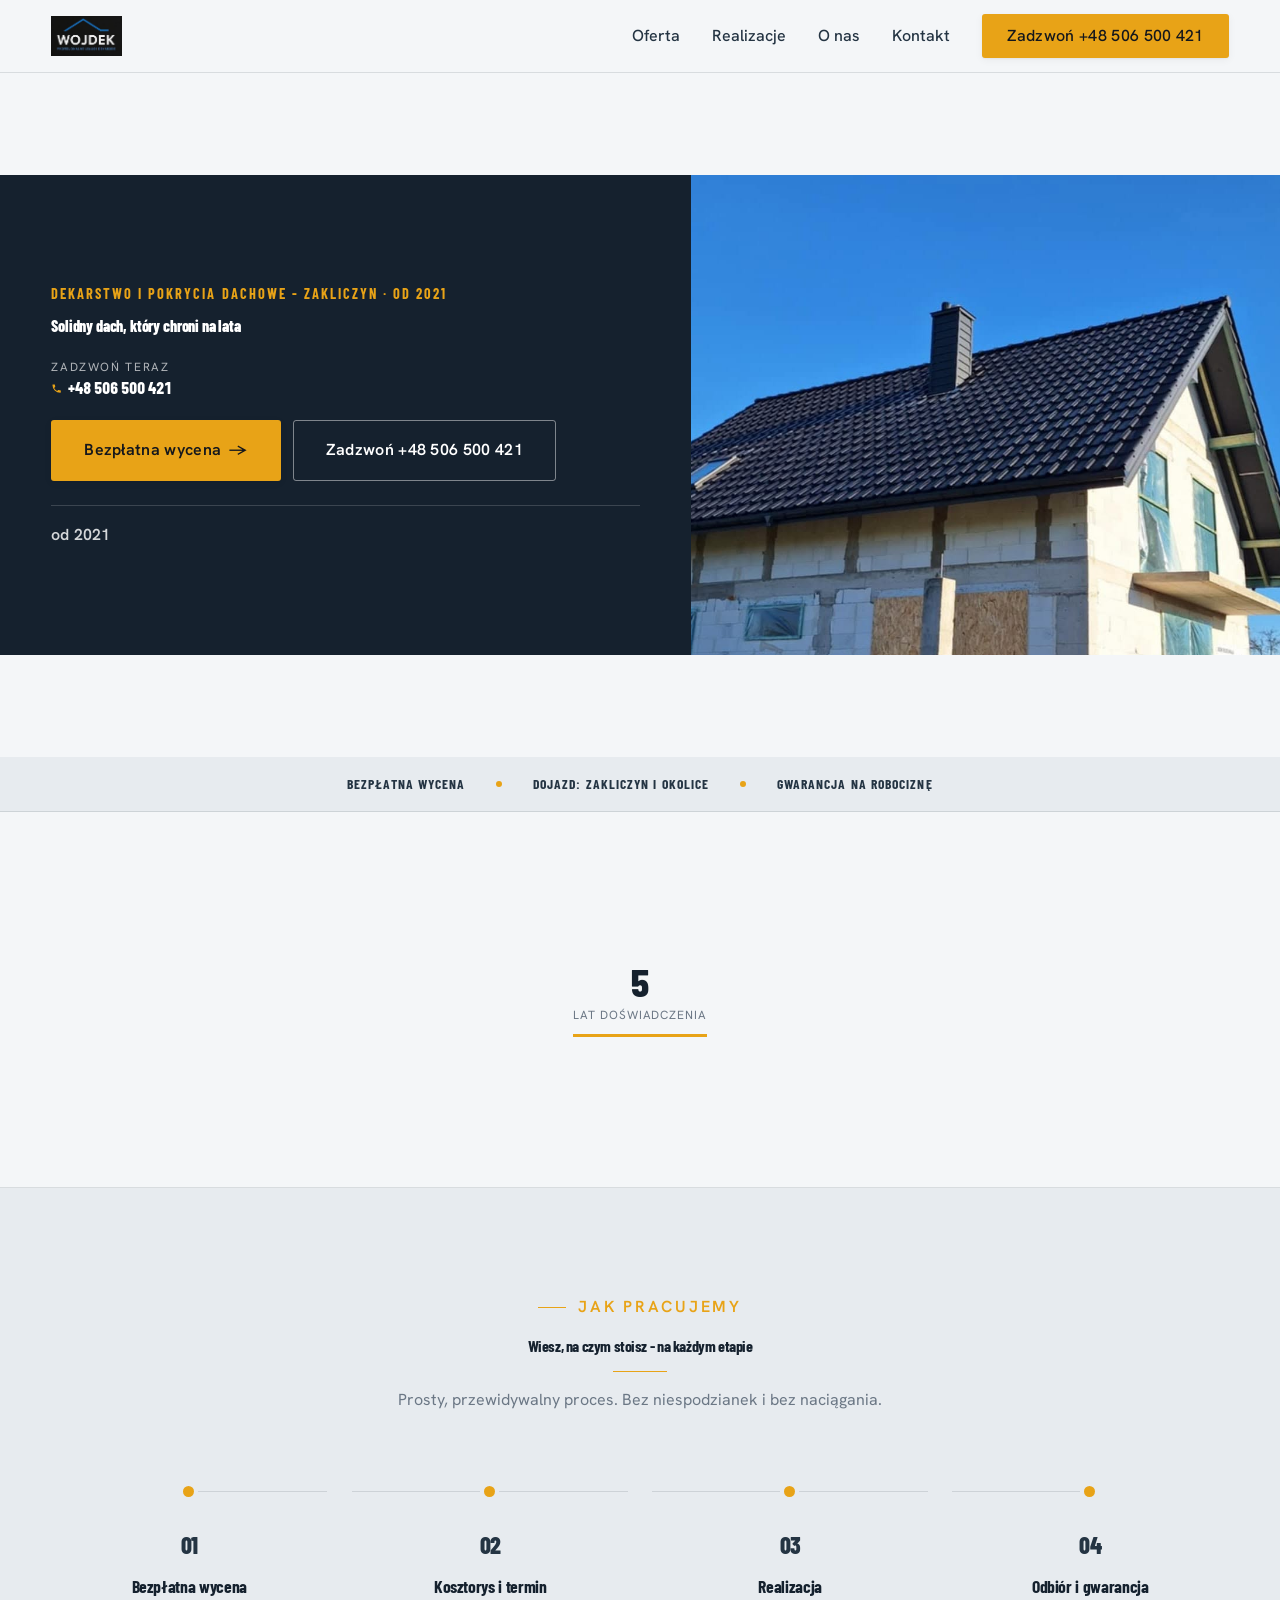
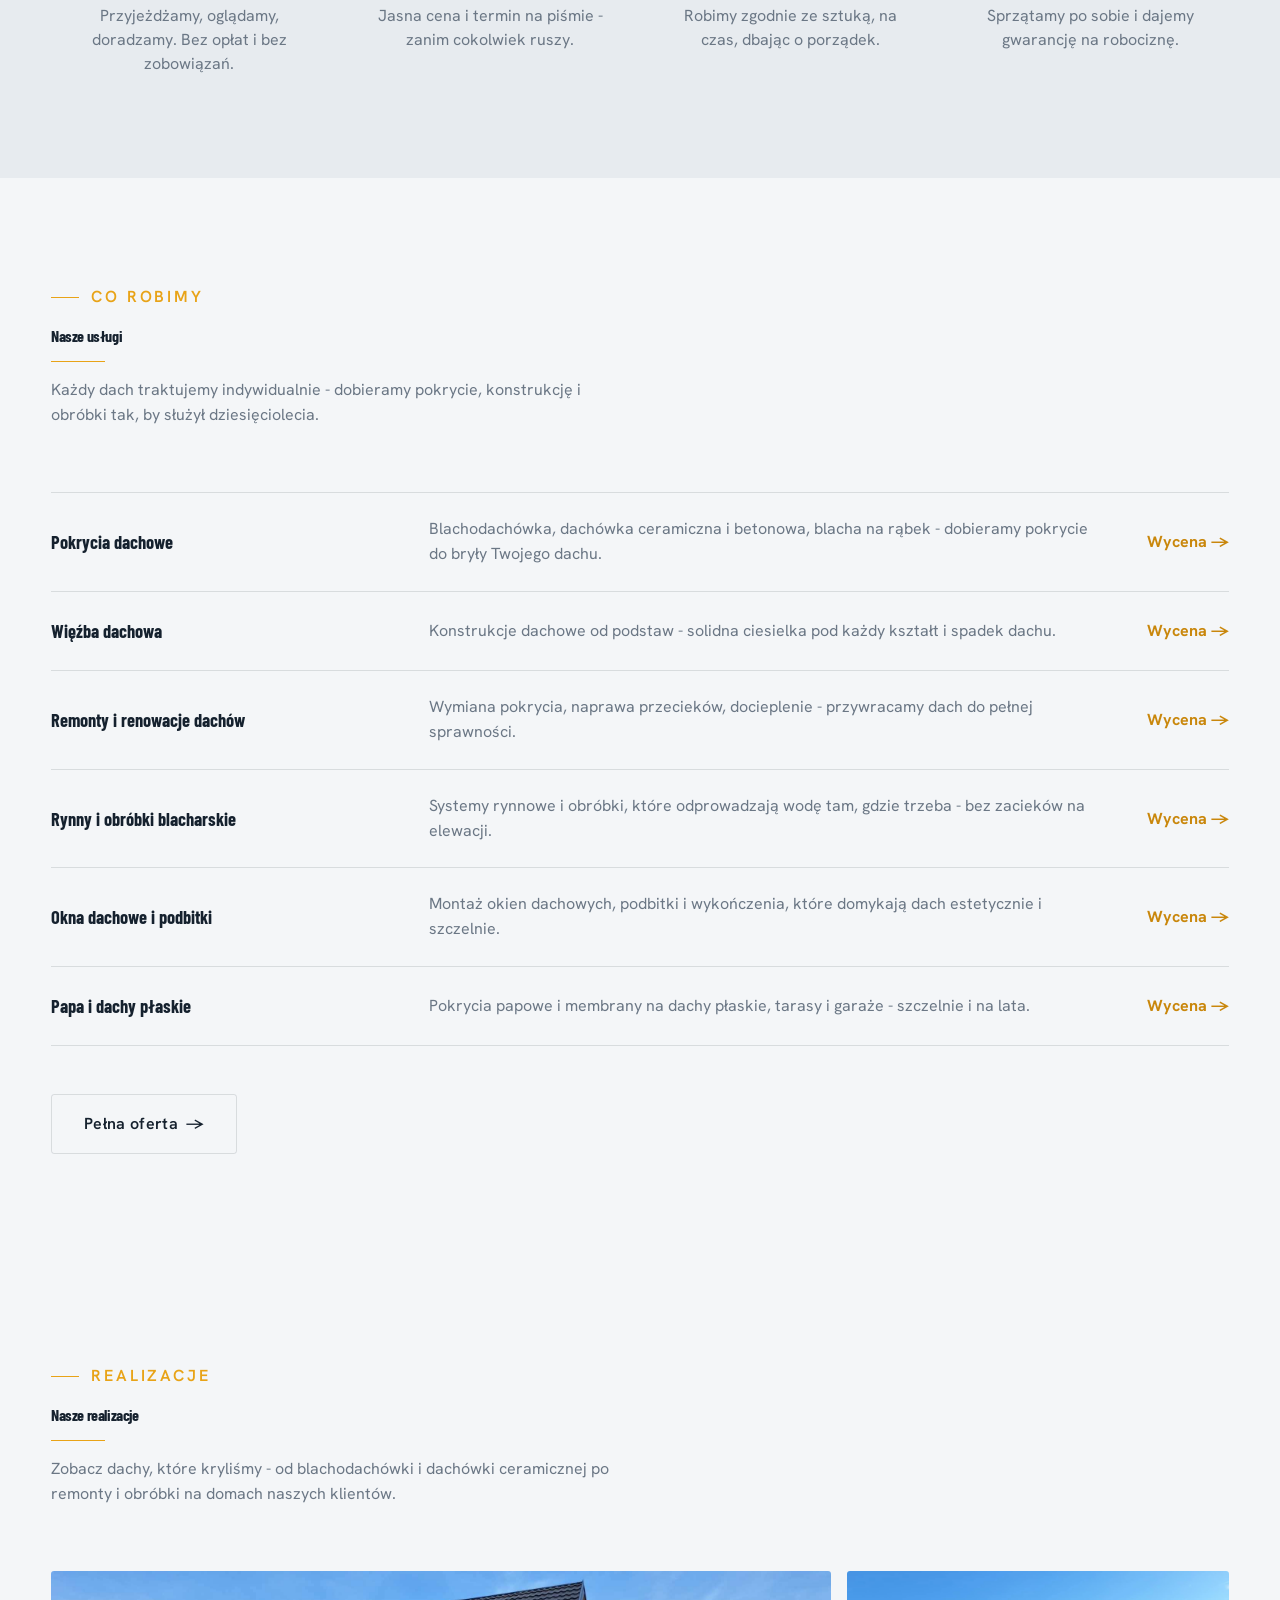
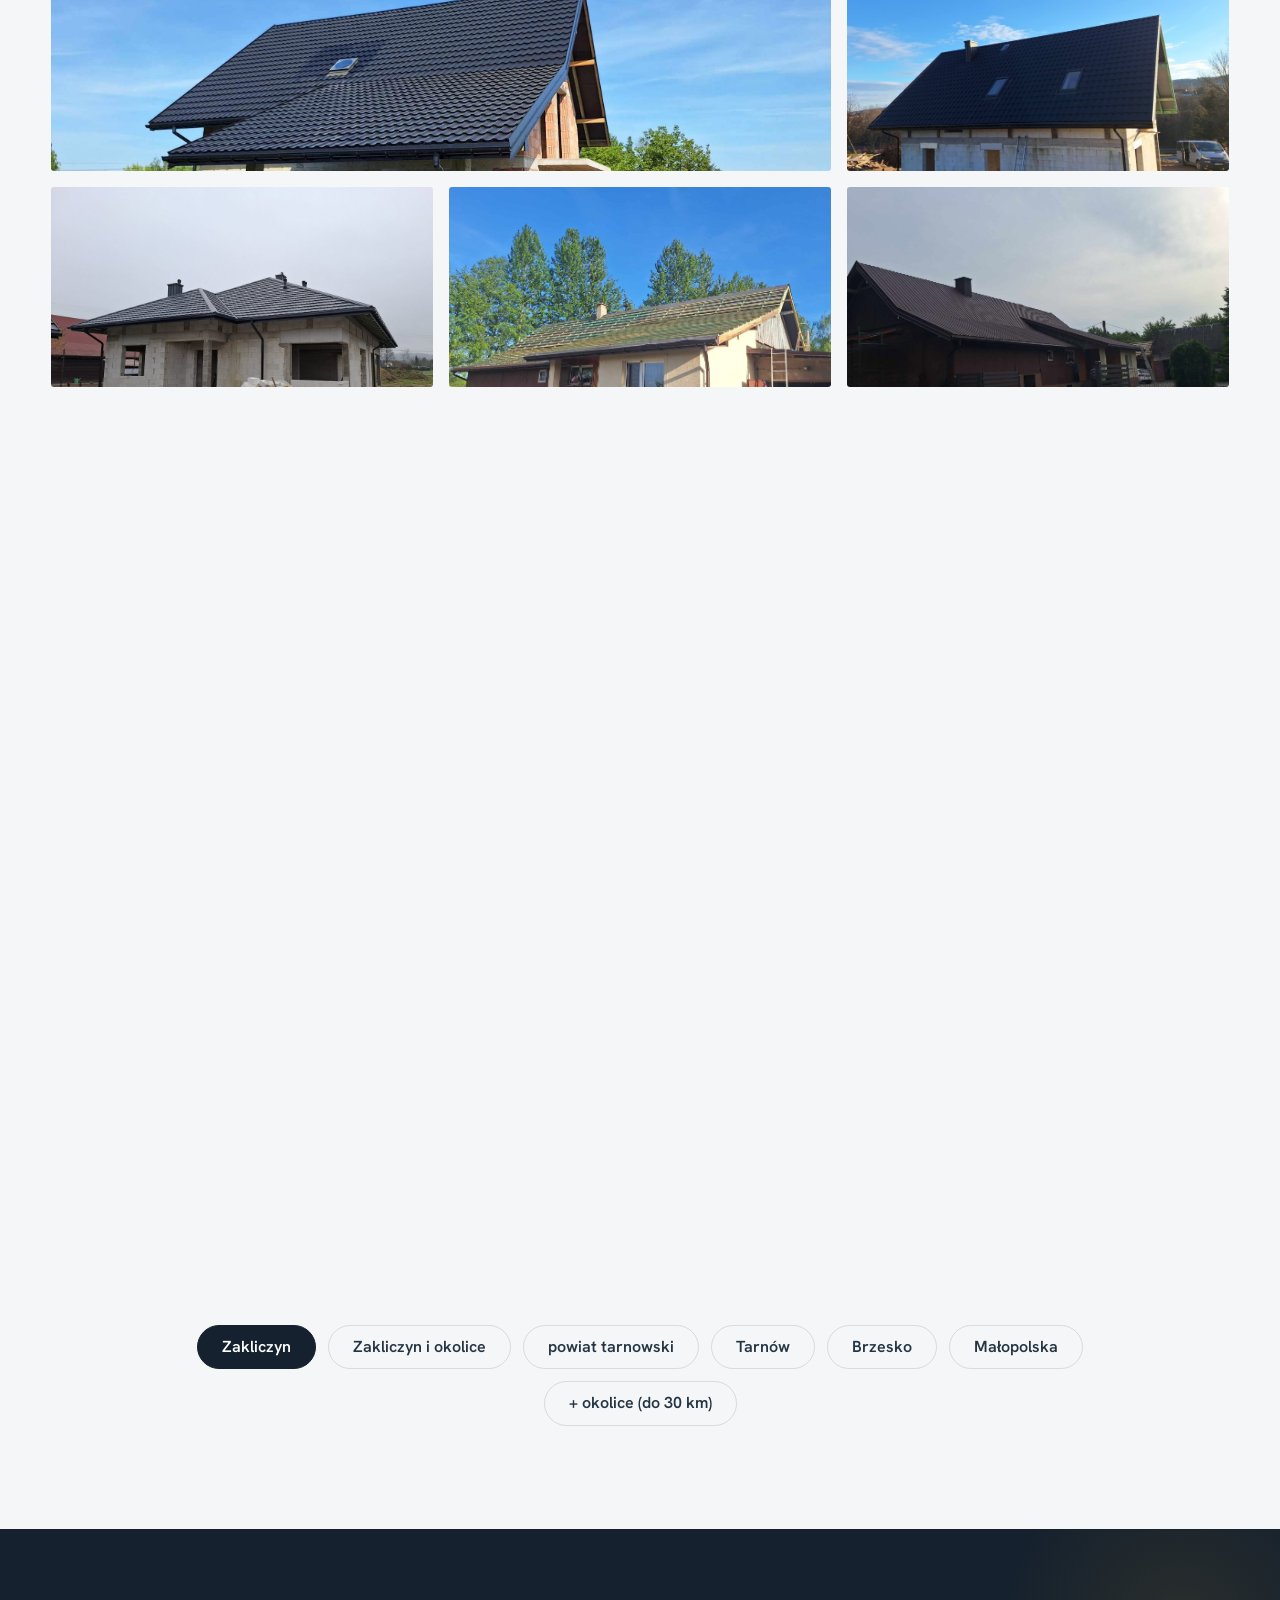
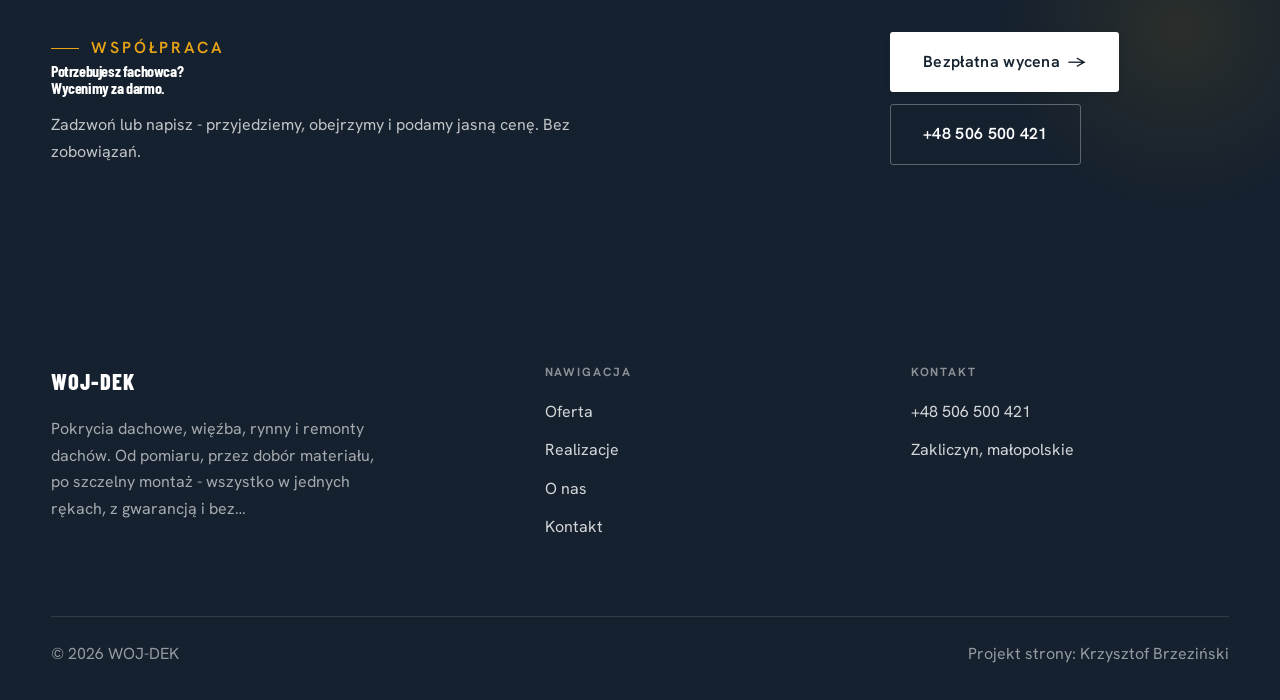
<file: index.html>
<!DOCTYPE html>
<html lang="pl">
<head>
<meta charset="UTF-8">
<meta name="viewport" content="width=device-width, initial-scale=1.0">
<title>WOJ-DEK - Pokrycia dachowe i dekarstwo - Zakliczyn</title>
<meta name="description" content="WOJ-DEK - dekarstwo i pokrycia dachowe: blachodachówka, dachówka, więźba, rynny i remonty dachów. Bezpłatny pomiar i wycena. Zobacz nasze realizacje.">
<link rel="preconnect" href="https://fonts.googleapis.com">
<link rel="preconnect" href="https://fonts.gstatic.com" crossorigin>
<link href="https://fonts.googleapis.com/css2?family=Barlow+Condensed:wght@500;600;700&family=Hanken+Grotesk:wght@400;500;600&display=swap" rel="stylesheet">
<link rel="stylesheet" href="assets/styles.css">
</head>
<body>

<header class="nav">
  <div class="wrap nav-inner">
    <a class="brand brand-has-logo" href="index.html"><img class="brand-logo" src="img/logo.png" alt="WOJ-DEK"></a>
    <nav class="nav-links">
      <a href="oferta.html">Oferta</a>
      <a href="realizacje.html">Realizacje</a>
      <a href="o-nas.html">O nas</a>
      <a href="kontakt.html">Kontakt</a>
      <a href="tel:+48506500421" class="btn btn-accent">Zadzwoń +48 506 500 421</a>
    </nav>
    <button class="nav-toggle" aria-label="Menu"><span></span><span></span><span></span></button>
  </div>
</header>

<section class="hero-fach">
  <img class="hf-photo" src="img/hero.jpg" alt="WOJ-DEK">
  <div class="hf-panel">
      <span class="hf-kicker">Dekarstwo i pokrycia dachowe - Zakliczyn · od 2021</span>
      <h1 class="hf-title">Solidny dach, który chroni na lata</h1>
      <a class="hf-phone" href="tel:+48506500421"><span class="hf-phone-lab">Zadzwoń teraz</span><span class="hf-phone-num"><svg class="ico-tel" width="16" height="16" viewBox="0 0 24 24" fill="none" aria-hidden="true"><path d="M6.6 10.8a15.5 15.5 0 0 0 6.6 6.6l2.2-2.2a1 1 0 0 1 1-.24 11.4 11.4 0 0 0 3.6.58 1 1 0 0 1 1 1V20a1 1 0 0 1-1 1A17 17 0 0 1 3 4a1 1 0 0 1 1-1h3.5a1 1 0 0 1 1 1c0 1.25.2 2.46.58 3.6a1 1 0 0 1-.25 1l-2.23 2.2Z" fill="currentColor"/></svg> +48 506 500 421</span></a>
      <div class="hf-actions">
        <a href="kontakt.html" class="btn btn-accent">Bezpłatna wycena <span class="arr">→</span></a>
        <a href="tel:+48506500421" class="btn btn-ghost hf-ghost">Zadzwoń +48 506 500 421</a>
      </div>
      <div class="hf-trust">od 2021</div>
  </div>
</section>
<section class="fach-promise">
  <div class="wrap">
    <ul class="fp-row reveal"><li>Bezpłatna wycena</li><li>Dojazd: Zakliczyn i okolice</li><li>Gwarancja na robociznę</li></ul>
  </div>
</section>
<section class="trust-bar">
  <div class="wrap">
    <div class="tb-stats">
      <div class="tb-stat reveal"><span class="tb-num">5</span><span class="tb-lab">lat doświadczenia</span></div>
    </div>
  </div>
</section>
<section class="proces fachowcy">
  <div class="wrap">
    <div class="head center reveal">
      <span class="eyebrow">Jak pracujemy</span>
      <h2>Wiesz, na czym stoisz - na każdym etapie</h2>
      <p>Prosty, przewidywalny proces. Bez niespodzianek i bez naciągania.</p>
    </div>
    <ol class="proces-line">
      <li class="reveal"><span class="pno">01</span><h3>Bezpłatna wycena</h3><p>Przyjeżdżamy, oglądamy, doradzamy. Bez opłat i bez zobowiązań.</p></li>
      <li class="reveal"><span class="pno">02</span><h3>Kosztorys i termin</h3><p>Jasna cena i termin na piśmie - zanim cokolwiek ruszy.</p></li>
      <li class="reveal"><span class="pno">03</span><h3>Realizacja</h3><p>Robimy zgodnie ze sztuką, na czas, dbając o porządek.</p></li>
      <li class="reveal"><span class="pno">04</span><h3>Odbiór i gwarancja</h3><p>Sprzątamy po sobie i dajemy gwarancję na robociznę.</p></li>
    </ol>
  </div>
</section>
<section class="fach-uslugi">
  <div class="wrap">
    <div class="head reveal">
      <span class="eyebrow">Co robimy</span>
      <h2>Nasze usługi</h2>
      <p>Każdy dach traktujemy indywidualnie - dobieramy pokrycie, konstrukcję i obróbki tak, by służył dziesięciolecia.</p>
    </div>
    <ul class="fu-list">
      <li class="fu-row reveal"><div class="fu-name">Pokrycia dachowe</div><div class="fu-desc">Blachodachówka, dachówka ceramiczna i betonowa, blacha na rąbek - dobieramy pokrycie do bryły Twojego dachu.</div><a class="fu-cta" href="kontakt.html">Wycena <span class="arr">→</span></a></li>
      <li class="fu-row reveal"><div class="fu-name">Więźba dachowa</div><div class="fu-desc">Konstrukcje dachowe od podstaw - solidna ciesielka pod każdy kształt i spadek dachu.</div><a class="fu-cta" href="kontakt.html">Wycena <span class="arr">→</span></a></li>
      <li class="fu-row reveal"><div class="fu-name">Remonty i renowacje dachów</div><div class="fu-desc">Wymiana pokrycia, naprawa przecieków, docieplenie - przywracamy dach do pełnej sprawności.</div><a class="fu-cta" href="kontakt.html">Wycena <span class="arr">→</span></a></li>
      <li class="fu-row reveal"><div class="fu-name">Rynny i obróbki blacharskie</div><div class="fu-desc">Systemy rynnowe i obróbki, które odprowadzają wodę tam, gdzie trzeba - bez zacieków na elewacji.</div><a class="fu-cta" href="kontakt.html">Wycena <span class="arr">→</span></a></li>
      <li class="fu-row reveal"><div class="fu-name">Okna dachowe i podbitki</div><div class="fu-desc">Montaż okien dachowych, podbitki i wykończenia, które domykają dach estetycznie i szczelnie.</div><a class="fu-cta" href="kontakt.html">Wycena <span class="arr">→</span></a></li>
      <li class="fu-row reveal"><div class="fu-name">Papa i dachy płaskie</div><div class="fu-desc">Pokrycia papowe i membrany na dachy płaskie, tarasy i garaże - szczelnie i na lata.</div><a class="fu-cta" href="kontakt.html">Wycena <span class="arr">→</span></a></li>
    </ul>
    <div style="margin-top:var(--space-7)" class="reveal"><a href="oferta.html" class="btn btn-ghost">Pełna oferta <span class="arr">→</span></a></div>
  </div>
</section>
<section>
  <div class="wrap">
    <div class="head reveal">
      <span class="eyebrow">Realizacje</span>
      <h2>Nasze realizacje</h2>
      <p>Zobacz dachy, które kryliśmy - od blachodachówki i dachówki ceramicznej po remonty i obróbki na domach naszych klientów.</p>
    </div>
    <div class="gallery">
      <div class="tile t-two3 reveal"><img src="img/g5.jpg" alt="Dach z blachodachówki" loading="lazy"><div class="cap">Dach z blachodachówki</div></div>
      <div class="tile t-third reveal"><img src="img/g6.jpg" alt="Dachówka ceramiczna" loading="lazy"><div class="cap">Dachówka ceramiczna</div></div>
      <div class="tile t-third reveal"><img src="img/g7.jpg" alt="Więźba dachowa" loading="lazy"><div class="cap">Więźba dachowa</div></div>
      <div class="tile t-third reveal"><img src="img/g8.jpg" alt="Rynny i obróbki" loading="lazy"><div class="cap">Rynny i obróbki</div></div>
      <div class="tile t-third reveal"><img src="img/g9.jpg" alt="Remont dachu" loading="lazy"><div class="cap">Remont dachu</div></div>
    </div>
    <div style="margin-top:var(--space-7)" class="reveal"><a href="realizacje.html" class="btn btn-accent">Pełna galeria <span class="arr">→</span></a></div>
  </div>
</section>
<section class="opinie">
  <div class="wrap">
    <div class="head center reveal">
      <span class="eyebrow">Opinie</span>
      <h2>Co mówią klienci</h2>
    </div>
    <div class="opinie-grid">
      <figure class="op-card reveal"><span class="op-star">★★★★★</span><blockquote>Firma godna polecenia, wszystko robione profesjonalnie i w terminie.</blockquote></figure>
      <figure class="op-card reveal"><span class="op-star">★★★★★</span><blockquote>Polecam dekarza Wojtka, dobry fachowiec, pozdrawiam.</blockquote></figure>
    </div>
  </div>
</section>
<section class="obszar">
  <div class="wrap">
    <div class="head center reveal">
      <span class="eyebrow">Obszar działania</span>
      <h2>Dojeżdżamy do Ciebie</h2>
    </div>
    <ul class="obszar-list reveal"><li class="is-home">Zakliczyn</li><li>Zakliczyn i okolice</li><li>powiat tarnowski</li><li>Tarnów</li><li>Brzesko</li><li>Małopolska</li><li>+ okolice (do 30 km)</li></ul>
  </div>
</section>
<section class="cta">
  <div class="wrap">
    <div class="reveal">
      <span class="eyebrow">Współpraca</span>
      <h2>Potrzebujesz fachowca? Wycenimy za darmo.</h2>
      <p>Zadzwoń lub napisz - przyjedziemy, obejrzymy i podamy jasną cenę. Bez zobowiązań.</p>
    </div>
    <div class="cta-actions reveal">
      <a href="kontakt.html" class="btn btn-light">Bezpłatna wycena <span class="arr">→</span></a>
      <a href="tel:+48506500421" class="btn btn-ghost" style="color:#fff;border-color:rgba(255,255,255,.3)">+48 506 500 421</a>
    </div>
  </div>
</section>

<footer>
  <div class="wrap">
    <div class="foot-grid">
      <div class="foot-brand">
        <div class="name">WOJ-DEK</div>
        <p>Pokrycia dachowe, więźba, rynny i remonty dachów. Od pomiaru, przez dobór materiału, po szczelny montaż - wszystko w jednych rękach, z gwarancją i bez…</p>
      </div>
      <div class="foot-col">
        <h4>Nawigacja</h4>
        <a href="oferta.html">Oferta</a>
        <a href="realizacje.html">Realizacje</a>
        <a href="o-nas.html">O nas</a>
        <a href="kontakt.html">Kontakt</a>
      </div>
      <div class="foot-col">
        <h4>Kontakt</h4>
        <a href="tel:+48506500421">+48 506 500 421</a>
        <p>Zakliczyn, małopolskie</p>
      </div>
    </div>
    <div class="foot-bot">
      <span>© 2026 WOJ-DEK</span>
      <span>Projekt strony: Krzysztof Brzeziński</span>
    </div>
  </div>
</footer>
<div class="sticky-call"><a class="sc-call" href="tel:+48506500421"><svg class="ico-tel" width="16" height="16" viewBox="0 0 24 24" fill="none" aria-hidden="true"><path d="M6.6 10.8a15.5 15.5 0 0 0 6.6 6.6l2.2-2.2a1 1 0 0 1 1-.24 11.4 11.4 0 0 0 3.6.58 1 1 0 0 1 1 1V20a1 1 0 0 1-1 1A17 17 0 0 1 3 4a1 1 0 0 1 1-1h3.5a1 1 0 0 1 1 1c0 1.25.2 2.46.58 3.6a1 1 0 0 1-.25 1l-2.23 2.2Z" fill="currentColor"/></svg> Zadzwoń</a><a class="sc-quote" href="kontakt.html">Bezpłatna wycena</a></div>

<script src="assets/main.js"></script>
</body>
</html>
</file>
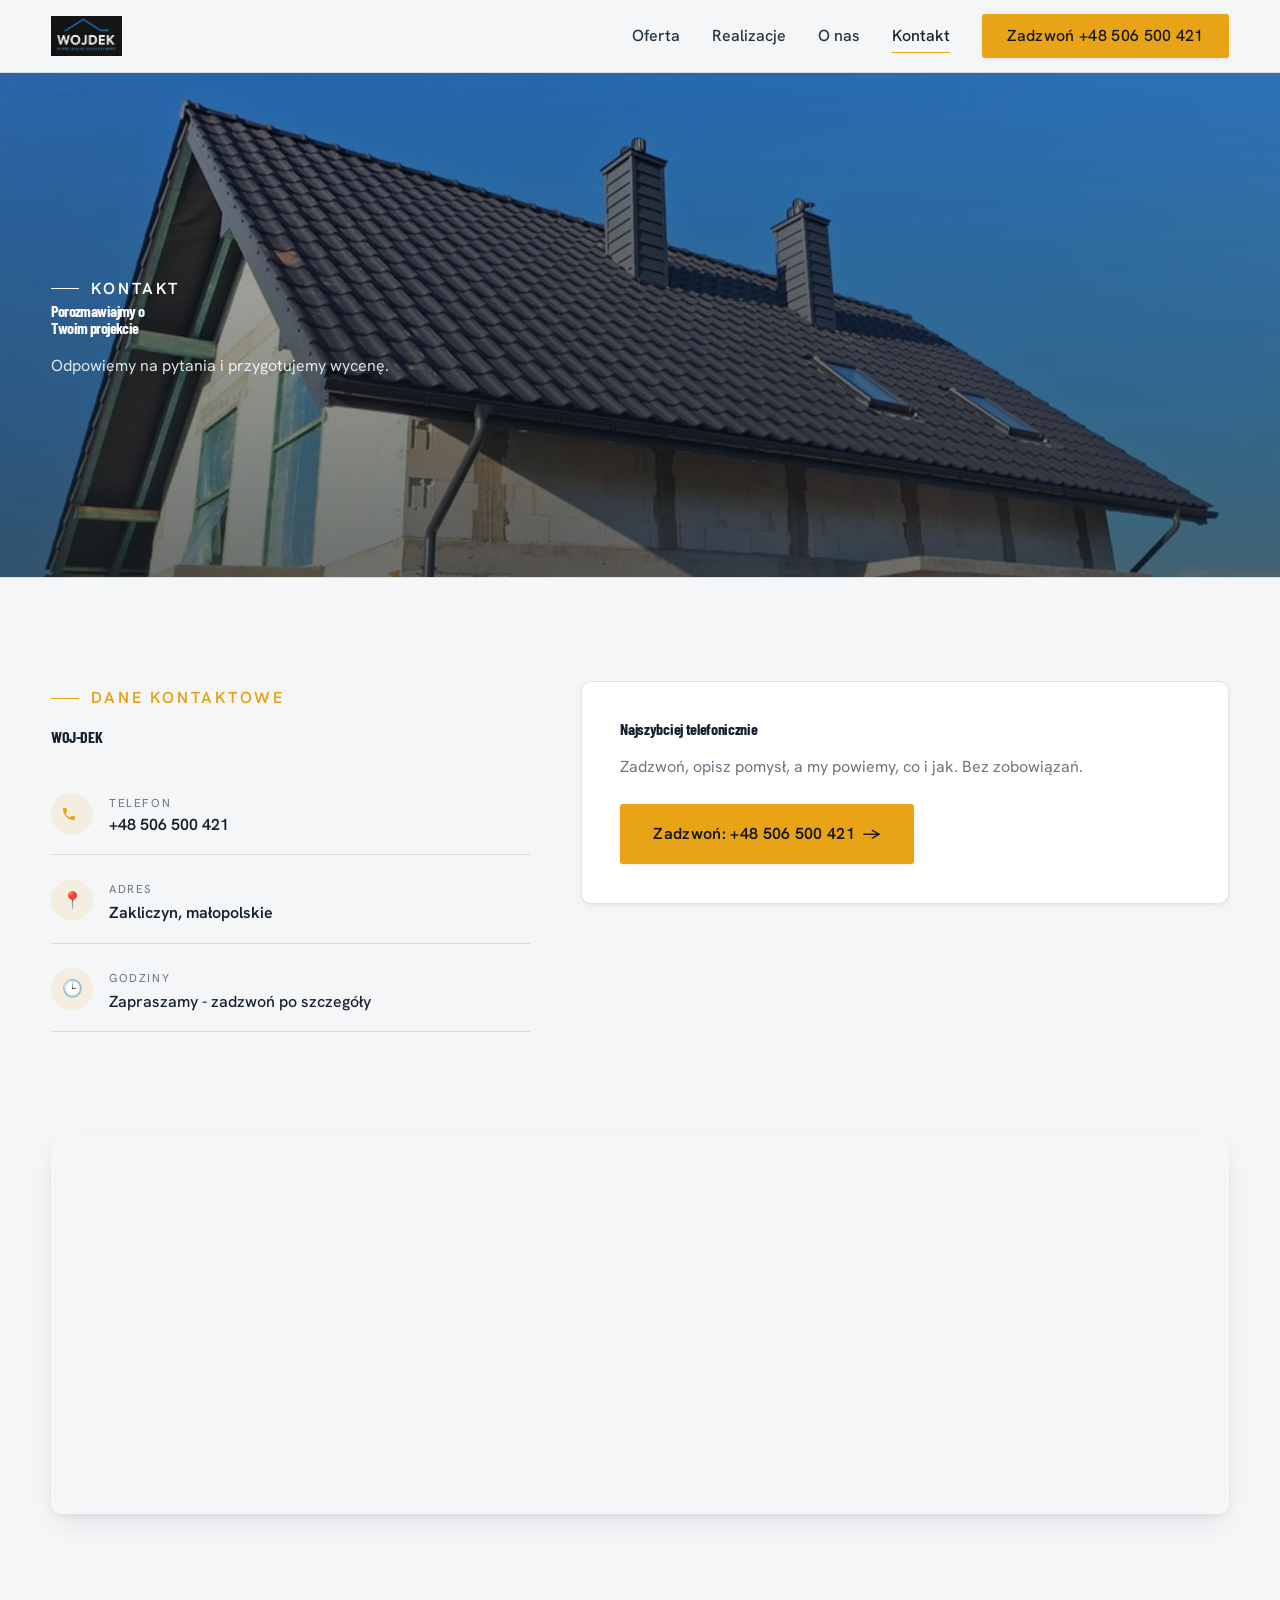
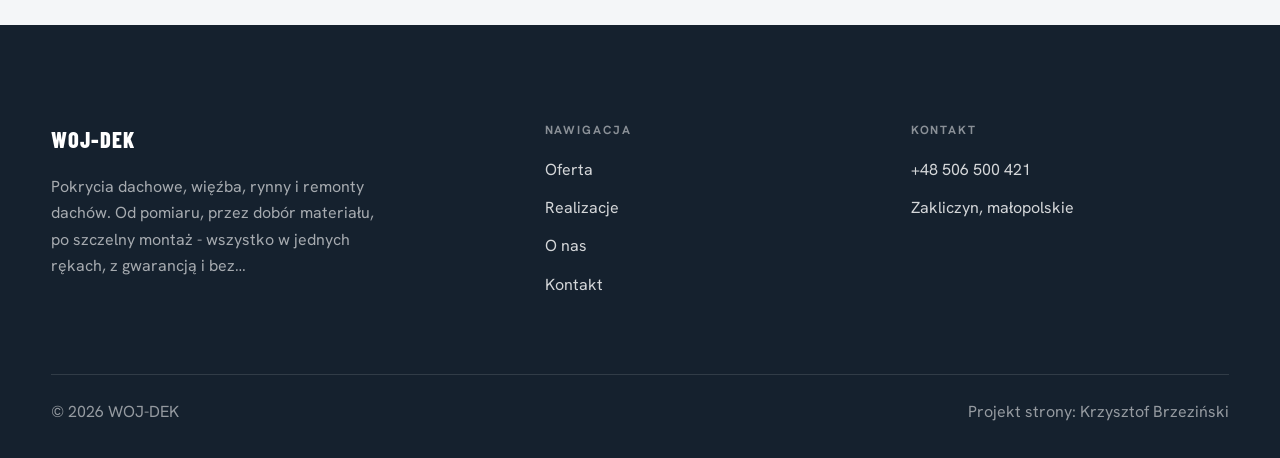
<file: kontakt.html>
<!DOCTYPE html>
<html lang="pl">
<head>
<meta charset="UTF-8">
<meta name="viewport" content="width=device-width, initial-scale=1.0">
<title>Kontakt - WOJ-DEK</title>
<meta name="description" content="Kontakt WOJ-DEK - Zakliczyn, małopolskie">
<link rel="preconnect" href="https://fonts.googleapis.com">
<link rel="preconnect" href="https://fonts.gstatic.com" crossorigin>
<link href="https://fonts.googleapis.com/css2?family=Barlow+Condensed:wght@500;600;700&family=Hanken+Grotesk:wght@400;500;600&display=swap" rel="stylesheet">
<link rel="stylesheet" href="assets/styles.css">
</head>
<body>

<header class="nav">
  <div class="wrap nav-inner">
    <a class="brand brand-has-logo" href="index.html"><img class="brand-logo" src="img/logo.png" alt="WOJ-DEK"></a>
    <nav class="nav-links">
      <a href="oferta.html">Oferta</a>
      <a href="realizacje.html">Realizacje</a>
      <a href="o-nas.html">O nas</a>
      <a href="kontakt.html" class="active">Kontakt</a>
      <a href="tel:+48506500421" class="btn btn-accent">Zadzwoń +48 506 500 421</a>
    </nav>
    <button class="nav-toggle" aria-label="Menu"><span></span><span></span><span></span></button>
  </div>
</header>

<section class="pagehead">
  <img src="img/about.jpg" alt="WOJ-DEK - Porozmawiajmy o Twoim projekcie">
  <div class="wrap">
    <span class="eyebrow">Kontakt</span>
    <h1>Porozmawiajmy o Twoim projekcie</h1>
    <p>Odpowiemy na pytania i przygotujemy wycenę.</p>
  </div>
</section>
<section>
  <div class="wrap contact-grid">
    <div class="reveal">
      <span class="eyebrow">Dane kontaktowe</span>
      <h2 style="margin:var(--space-4) 0 var(--space-6)">WOJ-DEK</h2>
      <div class="info-list">
        <div class="info-row"><div class="ic"><svg class="ico-tel" width="16" height="16" viewBox="0 0 24 24" fill="none" aria-hidden="true"><path d="M6.6 10.8a15.5 15.5 0 0 0 6.6 6.6l2.2-2.2a1 1 0 0 1 1-.24 11.4 11.4 0 0 0 3.6.58 1 1 0 0 1 1 1V20a1 1 0 0 1-1 1A17 17 0 0 1 3 4a1 1 0 0 1 1-1h3.5a1 1 0 0 1 1 1c0 1.25.2 2.46.58 3.6a1 1 0 0 1-.25 1l-2.23 2.2Z" fill="currentColor"/></svg></div><div><div class="lbl">Telefon</div><a class="val" href="tel:+48506500421">+48 506 500 421</a></div></div>
        <div class="info-row"><div class="ic">📍</div><div><div class="lbl">Adres</div><div class="val">Zakliczyn, małopolskie</div></div></div>
        <div class="info-row"><div class="ic">🕒</div><div><div class="lbl">Godziny</div><div class="val" style="font-weight:500">Zapraszamy - zadzwoń po szczegóły</div></div></div>
      </div>
    </div>
    <div class="reveal">
      <div class="form">
        <h3 style="margin-bottom:var(--space-4)">Najszybciej telefonicznie</h3>
        <p class="muted" style="margin-bottom:var(--space-5)">Zadzwoń, opisz pomysł, a my powiemy, co i jak. Bez zobowiązań.</p>
        <a href="tel:+48506500421" class="btn btn-accent" style="justify-content:center">Zadzwoń: +48 506 500 421 <span class="arr">→</span></a>
      </div>
    </div>
  </div>
</section>
<section style="padding-top:0">
  <div class="wrap reveal">
    <iframe class="map" title="WOJ-DEK - Zakliczyn" src="https://maps.google.com/maps?q=49.8620507%2C20.7797473&z=15&output=embed" loading="lazy" referrerpolicy="no-referrer-when-downgrade"></iframe>
  </div>
</section>

<footer>
  <div class="wrap">
    <div class="foot-grid">
      <div class="foot-brand">
        <div class="name">WOJ-DEK</div>
        <p>Pokrycia dachowe, więźba, rynny i remonty dachów. Od pomiaru, przez dobór materiału, po szczelny montaż - wszystko w jednych rękach, z gwarancją i bez…</p>
      </div>
      <div class="foot-col">
        <h4>Nawigacja</h4>
        <a href="oferta.html">Oferta</a>
        <a href="realizacje.html">Realizacje</a>
        <a href="o-nas.html">O nas</a>
        <a href="kontakt.html">Kontakt</a>
      </div>
      <div class="foot-col">
        <h4>Kontakt</h4>
        <a href="tel:+48506500421">+48 506 500 421</a>
        <p>Zakliczyn, małopolskie</p>
      </div>
    </div>
    <div class="foot-bot">
      <span>© 2026 WOJ-DEK</span>
      <span>Projekt strony: Krzysztof Brzeziński</span>
    </div>
  </div>
</footer>
<div class="sticky-call"><a class="sc-call" href="tel:+48506500421"><svg class="ico-tel" width="16" height="16" viewBox="0 0 24 24" fill="none" aria-hidden="true"><path d="M6.6 10.8a15.5 15.5 0 0 0 6.6 6.6l2.2-2.2a1 1 0 0 1 1-.24 11.4 11.4 0 0 0 3.6.58 1 1 0 0 1 1 1V20a1 1 0 0 1-1 1A17 17 0 0 1 3 4a1 1 0 0 1 1-1h3.5a1 1 0 0 1 1 1c0 1.25.2 2.46.58 3.6a1 1 0 0 1-.25 1l-2.23 2.2Z" fill="currentColor"/></svg> Zadzwoń</a><a class="sc-quote" href="kontakt.html">Bezpłatna wycena</a></div>

<script src="assets/main.js"></script>
</body>
</html>
</file>
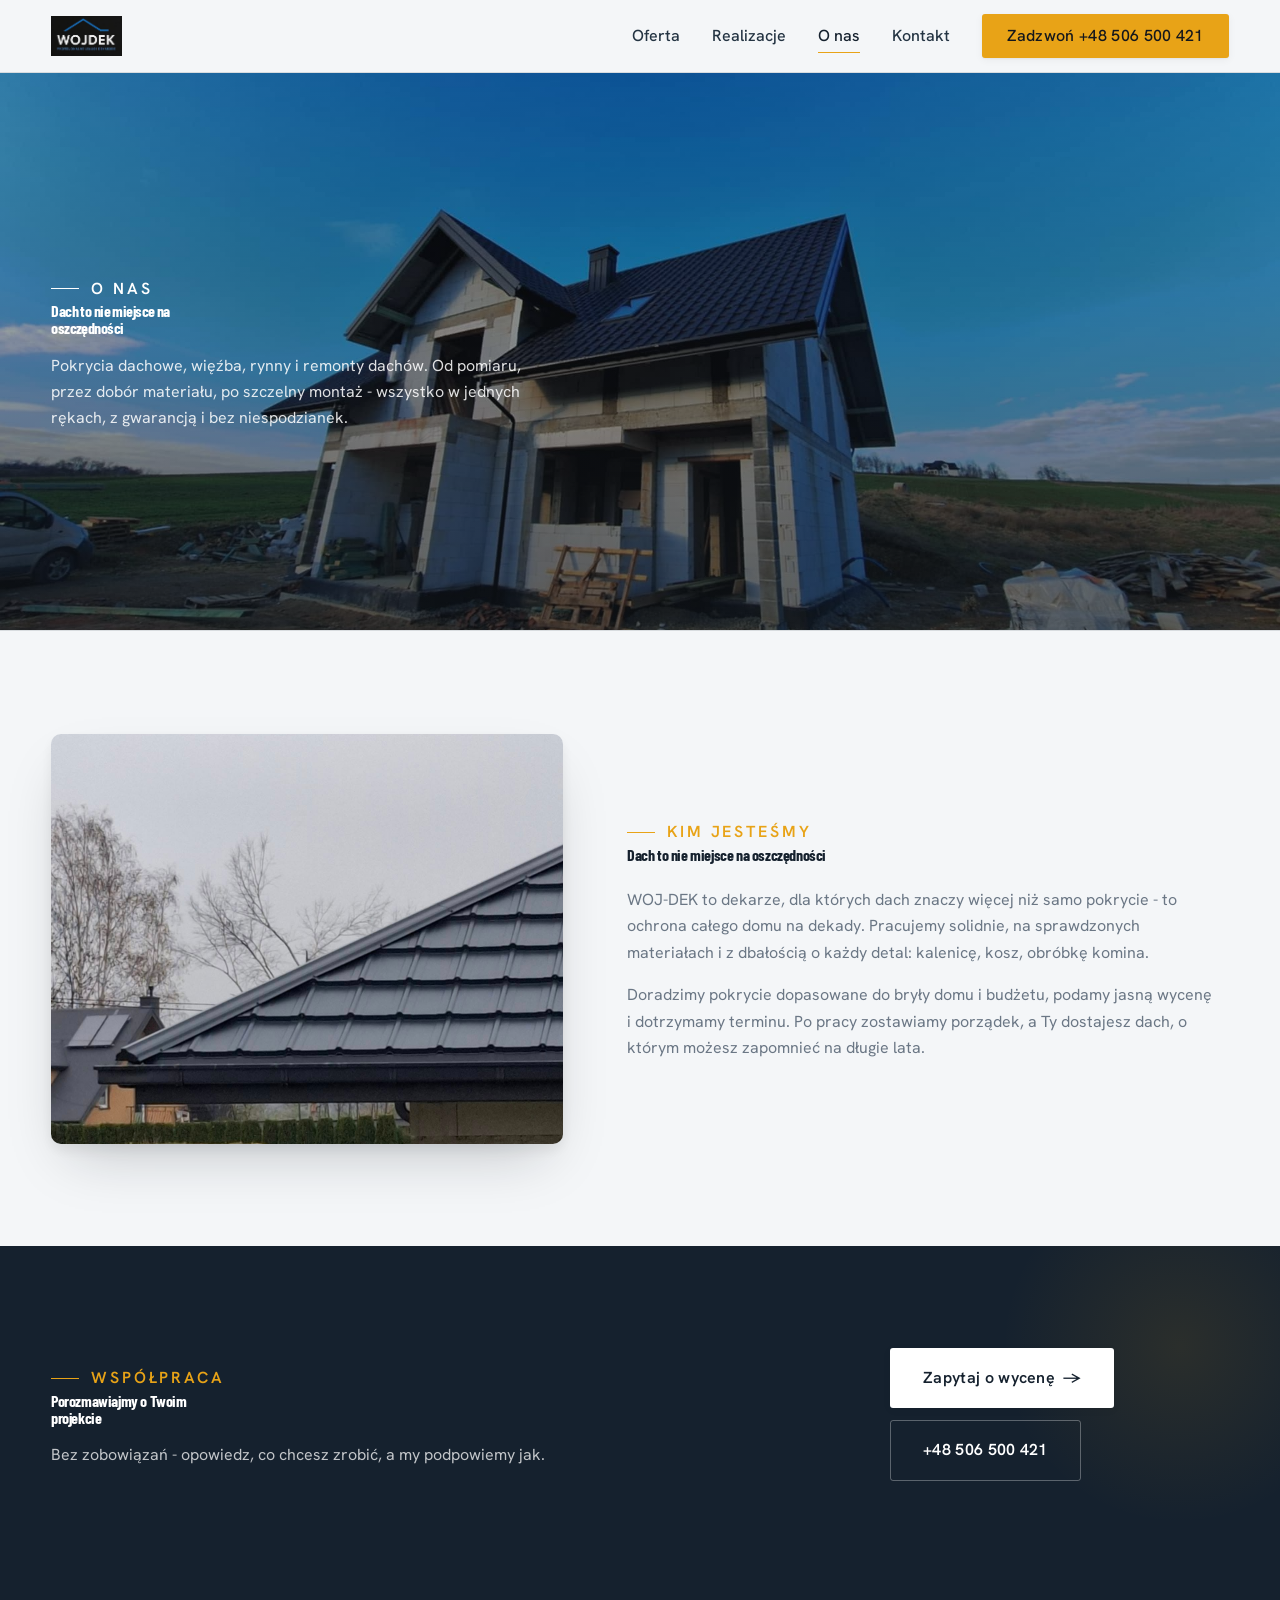
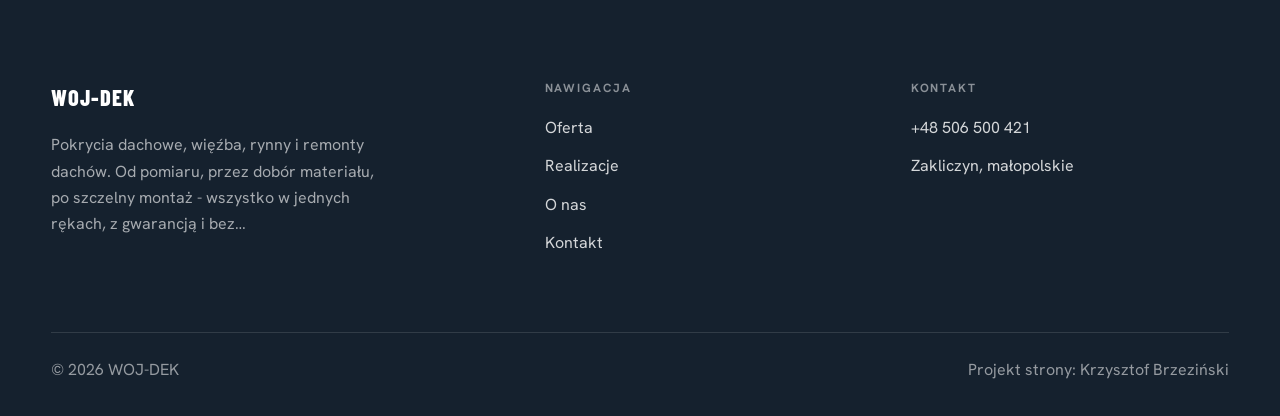
<file: o-nas.html>
<!DOCTYPE html>
<html lang="pl">
<head>
<meta charset="UTF-8">
<meta name="viewport" content="width=device-width, initial-scale=1.0">
<title>O nas - WOJ-DEK</title>
<meta name="description" content="WOJ-DEK - dekarstwo i pokrycia dachowe: blachodachówka, dachówka, więźba, rynny i remonty dachów. Bezpłatny pomiar i wycena. Zobacz nasze realizacje.">
<link rel="preconnect" href="https://fonts.googleapis.com">
<link rel="preconnect" href="https://fonts.gstatic.com" crossorigin>
<link href="https://fonts.googleapis.com/css2?family=Barlow+Condensed:wght@500;600;700&family=Hanken+Grotesk:wght@400;500;600&display=swap" rel="stylesheet">
<link rel="stylesheet" href="assets/styles.css">
</head>
<body>

<header class="nav">
  <div class="wrap nav-inner">
    <a class="brand brand-has-logo" href="index.html"><img class="brand-logo" src="img/logo.png" alt="WOJ-DEK"></a>
    <nav class="nav-links">
      <a href="oferta.html">Oferta</a>
      <a href="realizacje.html">Realizacje</a>
      <a href="o-nas.html" class="active">O nas</a>
      <a href="kontakt.html">Kontakt</a>
      <a href="tel:+48506500421" class="btn btn-accent">Zadzwoń +48 506 500 421</a>
    </nav>
    <button class="nav-toggle" aria-label="Menu"><span></span><span></span><span></span></button>
  </div>
</header>

<section class="pagehead">
  <img src="img/g13.jpg" alt="WOJ-DEK - Dach to nie miejsce na oszczędności">
  <div class="wrap">
    <span class="eyebrow">O nas</span>
    <h1>Dach to nie miejsce na oszczędności</h1>
    <p>Pokrycia dachowe, więźba, rynny i remonty dachów. Od pomiaru, przez dobór materiału, po szczelny montaż - wszystko w jednych rękach, z gwarancją i bez niespodzianek.</p>
  </div>
</section>
<section>
  <div class="wrap split">
    <div class="split-art reveal"><img src="img/g14.jpg" alt="WOJ-DEK" loading="lazy"></div>
    <div class="split-copy reveal">
      <span class="eyebrow">Kim jesteśmy</span>
      <h2>Dach to nie miejsce na oszczędności</h2>
      <p class="muted">WOJ-DEK to dekarze, dla których dach znaczy więcej niż samo pokrycie - to ochrona całego domu na dekady. Pracujemy solidnie, na sprawdzonych materiałach i z dbałością o każdy detal: kalenicę, kosz, obróbkę komina.</p>
      <p class="muted">Doradzimy pokrycie dopasowane do bryły domu i budżetu, podamy jasną wycenę i dotrzymamy terminu. Po pracy zostawiamy porządek, a Ty dostajesz dach, o którym możesz zapomnieć na długie lata.</p>
    </div>
  </div>
</section>


<section class="cta">
  <div class="wrap">
    <div class="reveal">
      <span class="eyebrow">Współpraca</span>
      <h2>Porozmawiajmy o Twoim projekcie</h2>
      <p>Bez zobowiązań - opowiedz, co chcesz zrobić, a my podpowiemy jak.</p>
    </div>
    <div class="cta-actions reveal">
      <a href="kontakt.html" class="btn btn-light">Zapytaj o wycenę <span class="arr">→</span></a>
      <a href="tel:+48506500421" class="btn btn-ghost" style="color:#fff;border-color:rgba(255,255,255,.3)">+48 506 500 421</a>
    </div>
  </div>
</section>

<footer>
  <div class="wrap">
    <div class="foot-grid">
      <div class="foot-brand">
        <div class="name">WOJ-DEK</div>
        <p>Pokrycia dachowe, więźba, rynny i remonty dachów. Od pomiaru, przez dobór materiału, po szczelny montaż - wszystko w jednych rękach, z gwarancją i bez…</p>
      </div>
      <div class="foot-col">
        <h4>Nawigacja</h4>
        <a href="oferta.html">Oferta</a>
        <a href="realizacje.html">Realizacje</a>
        <a href="o-nas.html">O nas</a>
        <a href="kontakt.html">Kontakt</a>
      </div>
      <div class="foot-col">
        <h4>Kontakt</h4>
        <a href="tel:+48506500421">+48 506 500 421</a>
        <p>Zakliczyn, małopolskie</p>
      </div>
    </div>
    <div class="foot-bot">
      <span>© 2026 WOJ-DEK</span>
      <span>Projekt strony: Krzysztof Brzeziński</span>
    </div>
  </div>
</footer>
<div class="sticky-call"><a class="sc-call" href="tel:+48506500421"><svg class="ico-tel" width="16" height="16" viewBox="0 0 24 24" fill="none" aria-hidden="true"><path d="M6.6 10.8a15.5 15.5 0 0 0 6.6 6.6l2.2-2.2a1 1 0 0 1 1-.24 11.4 11.4 0 0 0 3.6.58 1 1 0 0 1 1 1V20a1 1 0 0 1-1 1A17 17 0 0 1 3 4a1 1 0 0 1 1-1h3.5a1 1 0 0 1 1 1c0 1.25.2 2.46.58 3.6a1 1 0 0 1-.25 1l-2.23 2.2Z" fill="currentColor"/></svg> Zadzwoń</a><a class="sc-quote" href="kontakt.html">Bezpłatna wycena</a></div>

<script src="assets/main.js"></script>
</body>
</html>
</file>
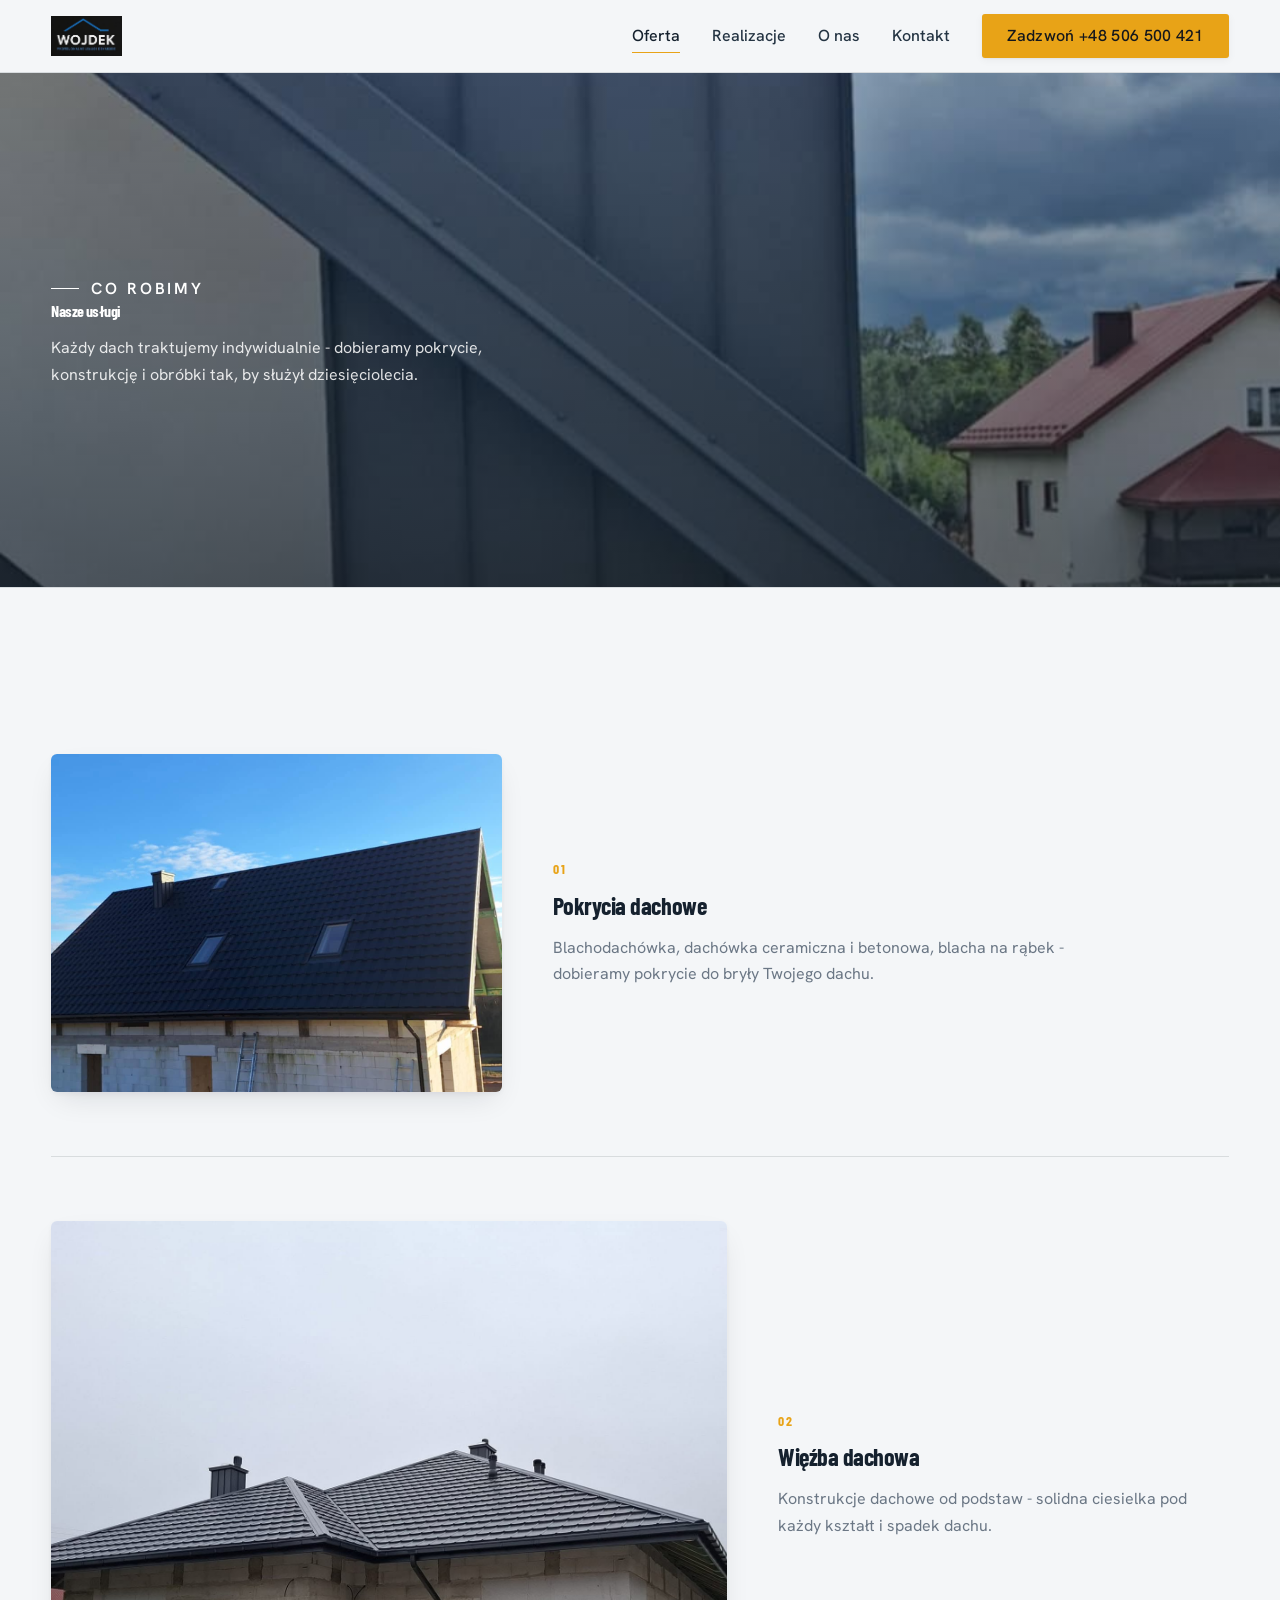
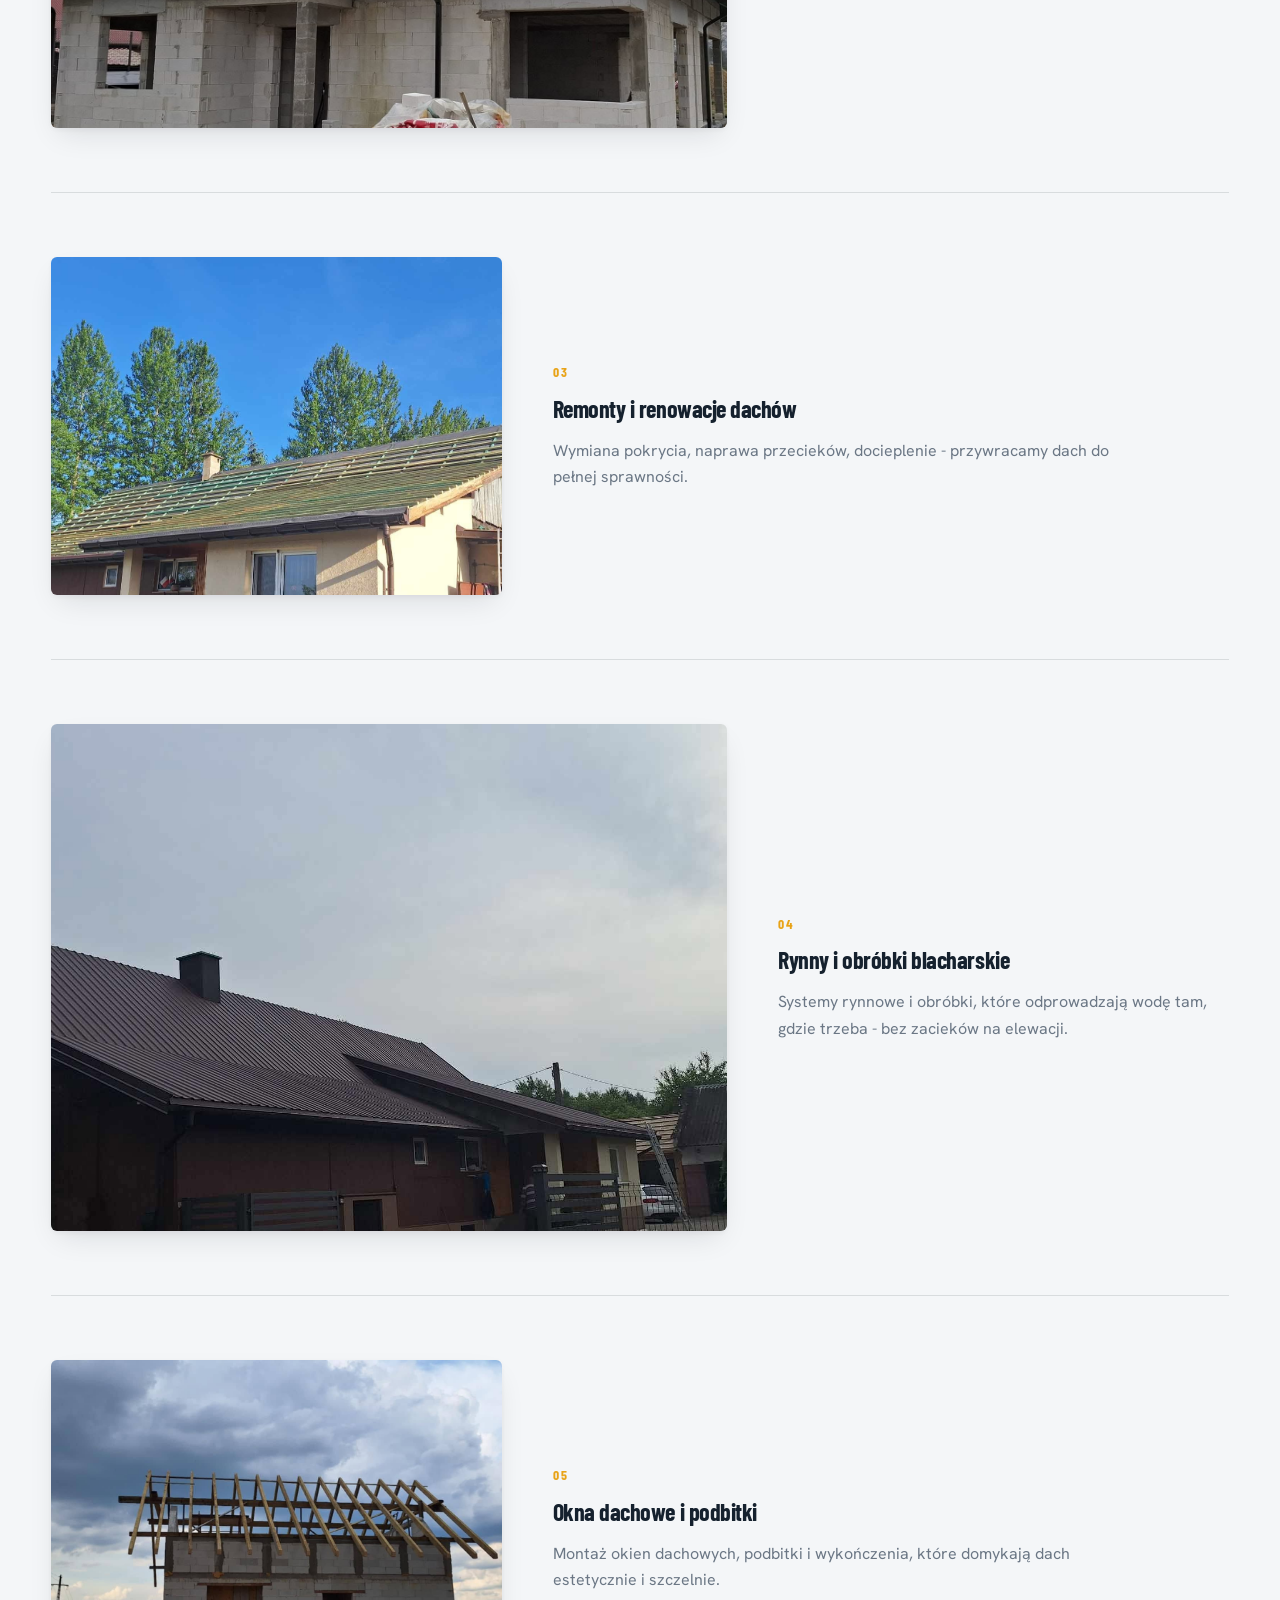
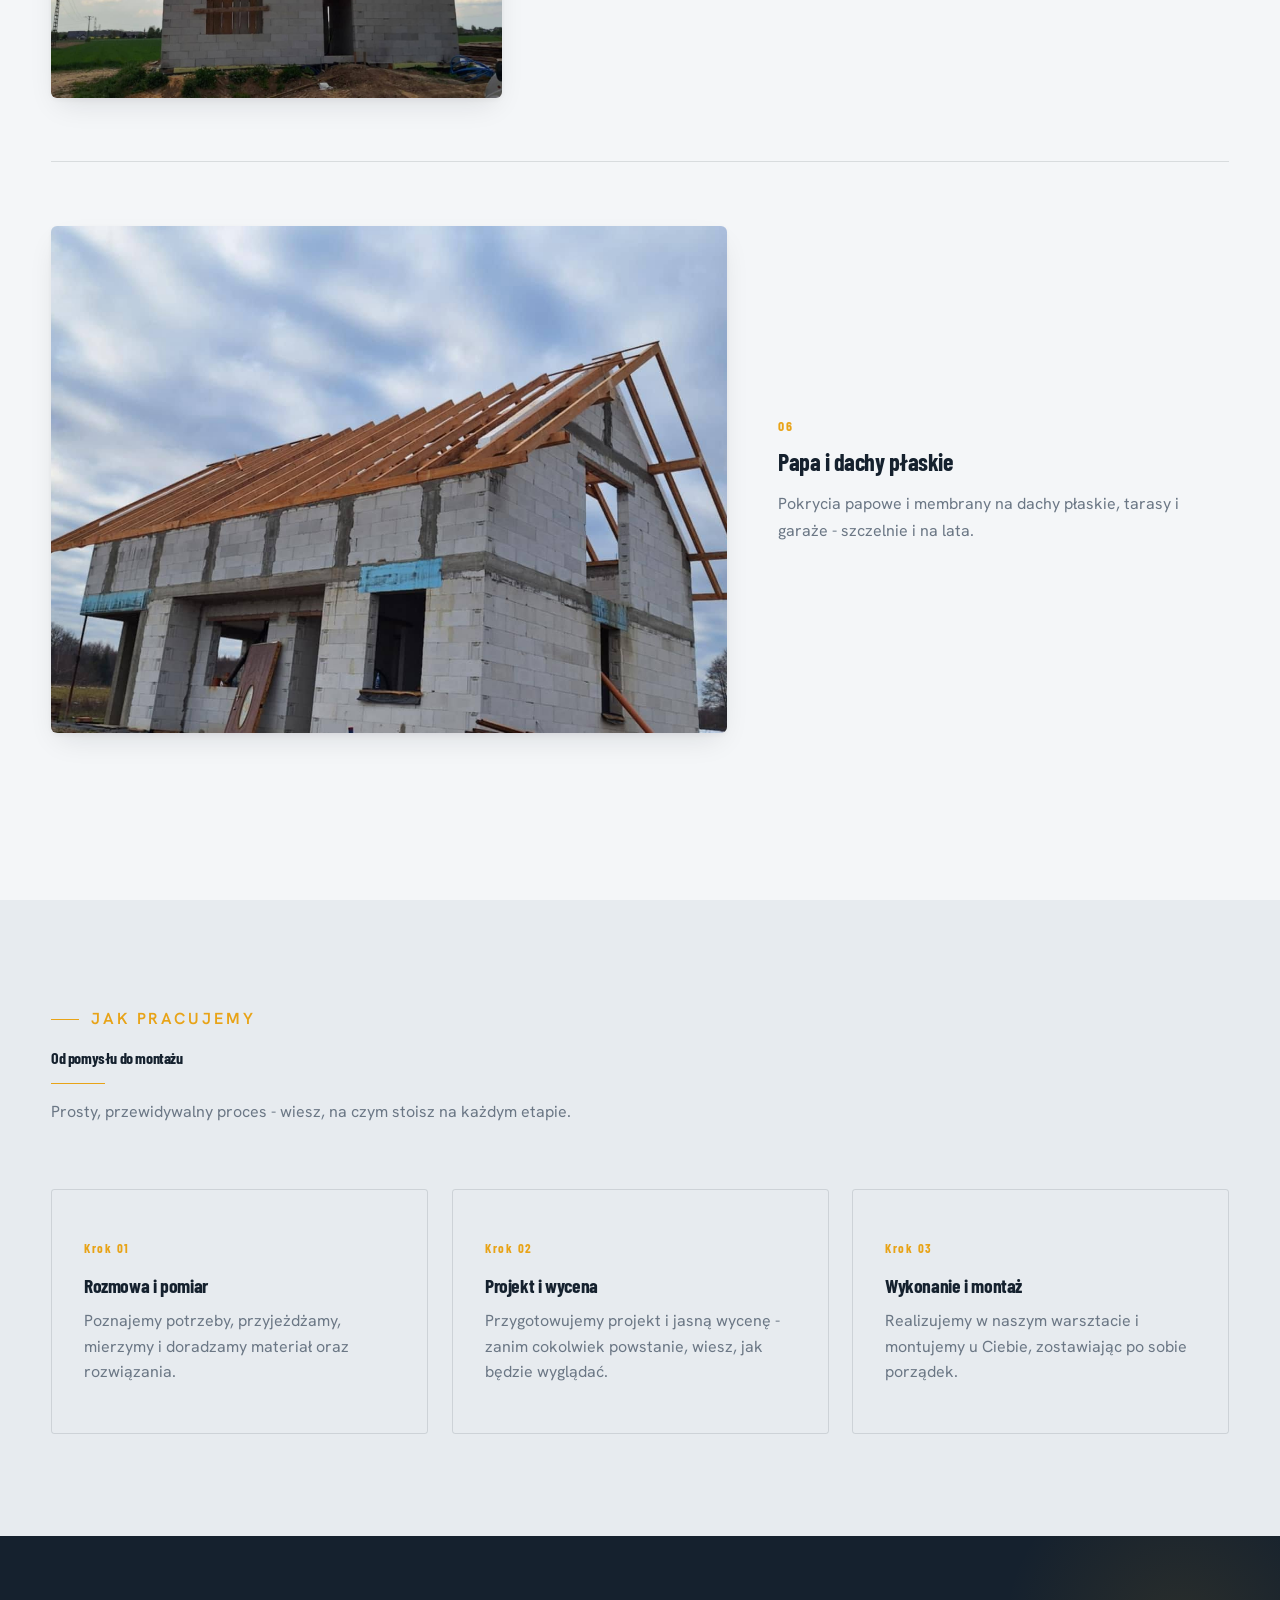
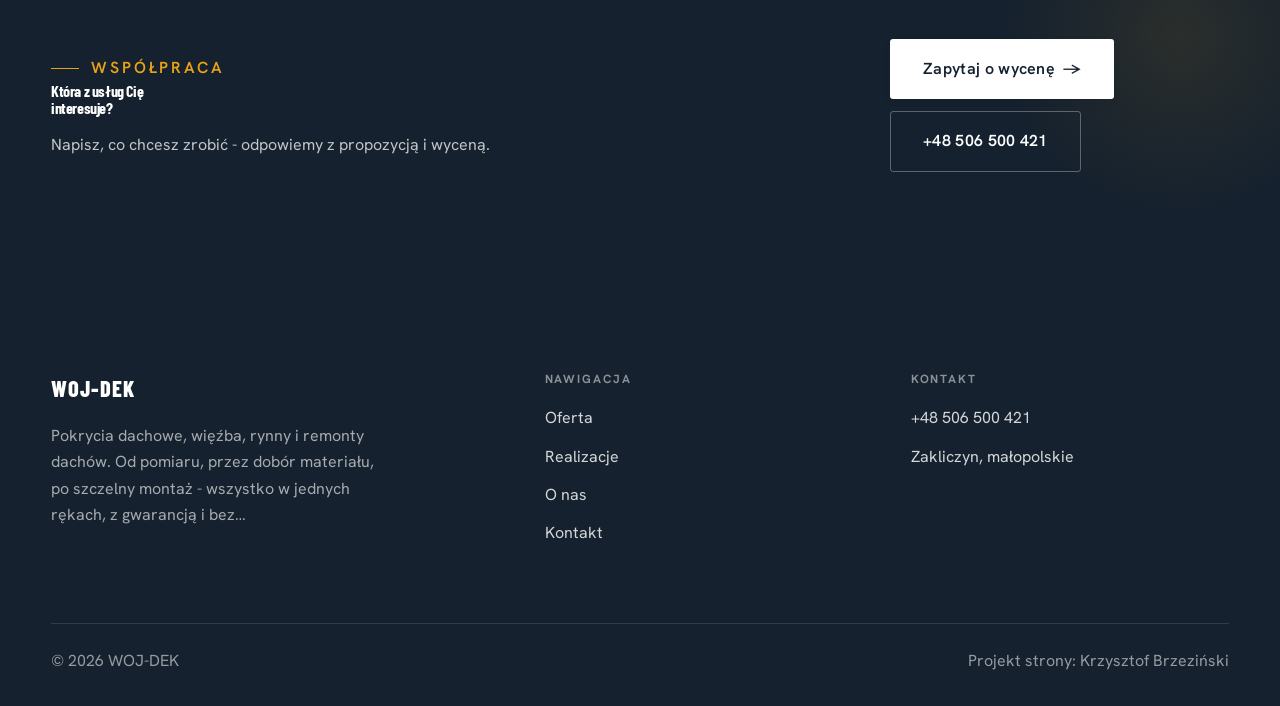
<file: oferta.html>
<!DOCTYPE html>
<html lang="pl">
<head>
<meta charset="UTF-8">
<meta name="viewport" content="width=device-width, initial-scale=1.0">
<title>Oferta - WOJ-DEK</title>
<meta name="description" content="WOJ-DEK - dekarstwo i pokrycia dachowe: blachodachówka, dachówka, więźba, rynny i remonty dachów. Bezpłatny pomiar i wycena. Zobacz nasze realizacje.">
<link rel="preconnect" href="https://fonts.googleapis.com">
<link rel="preconnect" href="https://fonts.gstatic.com" crossorigin>
<link href="https://fonts.googleapis.com/css2?family=Barlow+Condensed:wght@500;600;700&family=Hanken+Grotesk:wght@400;500;600&display=swap" rel="stylesheet">
<link rel="stylesheet" href="assets/styles.css">
</head>
<body>

<header class="nav">
  <div class="wrap nav-inner">
    <a class="brand brand-has-logo" href="index.html"><img class="brand-logo" src="img/logo.png" alt="WOJ-DEK"></a>
    <nav class="nav-links">
      <a href="oferta.html" class="active">Oferta</a>
      <a href="realizacje.html">Realizacje</a>
      <a href="o-nas.html">O nas</a>
      <a href="kontakt.html">Kontakt</a>
      <a href="tel:+48506500421" class="btn btn-accent">Zadzwoń +48 506 500 421</a>
    </nav>
    <button class="nav-toggle" aria-label="Menu"><span></span><span></span><span></span></button>
  </div>
</header>

<section class="pagehead">
  <img src="img/g12.jpg" alt="WOJ-DEK - Nasze usługi">
  <div class="wrap">
    <span class="eyebrow">Co robimy</span>
    <h1>Nasze usługi</h1>
    <p>Każdy dach traktujemy indywidualnie - dobieramy pokrycie, konstrukcję i obróbki tak, by służył dziesięciolecia.</p>
  </div>
</section>
<section>
  <div class="wrap">
    <div class="svc-row reveal">
      <div class="svc-row-art"><img src="img/g6.jpg" alt="Pokrycia dachowe" loading="lazy"></div>
      <div>
        <span class="num">01</span>
        <h3>Pokrycia dachowe</h3>
        <p class="muted">Blachodachówka, dachówka ceramiczna i betonowa, blacha na rąbek - dobieramy pokrycie do bryły Twojego dachu.</p>
      </div>
    </div>
    <div class="svc-row rev reveal">
      <div class="svc-row-art"><img src="img/g7.jpg" alt="Więźba dachowa" loading="lazy"></div>
      <div>
        <span class="num">02</span>
        <h3>Więźba dachowa</h3>
        <p class="muted">Konstrukcje dachowe od podstaw - solidna ciesielka pod każdy kształt i spadek dachu.</p>
      </div>
    </div>
    <div class="svc-row reveal">
      <div class="svc-row-art"><img src="img/g8.jpg" alt="Remonty i renowacje dachów" loading="lazy"></div>
      <div>
        <span class="num">03</span>
        <h3>Remonty i renowacje dachów</h3>
        <p class="muted">Wymiana pokrycia, naprawa przecieków, docieplenie - przywracamy dach do pełnej sprawności.</p>
      </div>
    </div>
    <div class="svc-row rev reveal">
      <div class="svc-row-art"><img src="img/g9.jpg" alt="Rynny i obróbki blacharskie" loading="lazy"></div>
      <div>
        <span class="num">04</span>
        <h3>Rynny i obróbki blacharskie</h3>
        <p class="muted">Systemy rynnowe i obróbki, które odprowadzają wodę tam, gdzie trzeba - bez zacieków na elewacji.</p>
      </div>
    </div>
    <div class="svc-row reveal">
      <div class="svc-row-art"><img src="img/g10.jpg" alt="Okna dachowe i podbitki" loading="lazy"></div>
      <div>
        <span class="num">05</span>
        <h3>Okna dachowe i podbitki</h3>
        <p class="muted">Montaż okien dachowych, podbitki i wykończenia, które domykają dach estetycznie i szczelnie.</p>
      </div>
    </div>
    <div class="svc-row rev reveal">
      <div class="svc-row-art"><img src="img/g11.jpg" alt="Papa i dachy płaskie" loading="lazy"></div>
      <div>
        <span class="num">06</span>
        <h3>Papa i dachy płaskie</h3>
        <p class="muted">Pokrycia papowe i membrany na dachy płaskie, tarasy i garaże - szczelnie i na lata.</p>
      </div>
    </div>
  </div>
</section>
<section class="trust">
  <div class="wrap">
    <div class="head reveal">
      <span class="eyebrow">Jak pracujemy</span>
      <h2>Od pomysłu do montażu</h2>
      <p>Prosty, przewidywalny proces - wiesz, na czym stoisz na każdym etapie.</p>
    </div>
    <div class="svc-grid">
      <div class="svc reveal"><div class="ic">Krok 01</div><h3>Rozmowa i pomiar</h3><p>Poznajemy potrzeby, przyjeżdżamy, mierzymy i doradzamy materiał oraz rozwiązania.</p></div>
      <div class="svc reveal"><div class="ic">Krok 02</div><h3>Projekt i wycena</h3><p>Przygotowujemy projekt i jasną wycenę - zanim cokolwiek powstanie, wiesz, jak będzie wyglądać.</p></div>
      <div class="svc reveal"><div class="ic">Krok 03</div><h3>Wykonanie i montaż</h3><p>Realizujemy w naszym warsztacie i montujemy u Ciebie, zostawiając po sobie porządek.</p></div>
    </div>
  </div>
</section>
<section class="cta">
  <div class="wrap">
    <div class="reveal">
      <span class="eyebrow">Współpraca</span>
      <h2>Która z usług Cię interesuje?</h2>
      <p>Napisz, co chcesz zrobić - odpowiemy z propozycją i wyceną.</p>
    </div>
    <div class="cta-actions reveal">
      <a href="kontakt.html" class="btn btn-light">Zapytaj o wycenę <span class="arr">→</span></a>
      <a href="tel:+48506500421" class="btn btn-ghost" style="color:#fff;border-color:rgba(255,255,255,.3)">+48 506 500 421</a>
    </div>
  </div>
</section>

<footer>
  <div class="wrap">
    <div class="foot-grid">
      <div class="foot-brand">
        <div class="name">WOJ-DEK</div>
        <p>Pokrycia dachowe, więźba, rynny i remonty dachów. Od pomiaru, przez dobór materiału, po szczelny montaż - wszystko w jednych rękach, z gwarancją i bez…</p>
      </div>
      <div class="foot-col">
        <h4>Nawigacja</h4>
        <a href="oferta.html">Oferta</a>
        <a href="realizacje.html">Realizacje</a>
        <a href="o-nas.html">O nas</a>
        <a href="kontakt.html">Kontakt</a>
      </div>
      <div class="foot-col">
        <h4>Kontakt</h4>
        <a href="tel:+48506500421">+48 506 500 421</a>
        <p>Zakliczyn, małopolskie</p>
      </div>
    </div>
    <div class="foot-bot">
      <span>© 2026 WOJ-DEK</span>
      <span>Projekt strony: Krzysztof Brzeziński</span>
    </div>
  </div>
</footer>
<div class="sticky-call"><a class="sc-call" href="tel:+48506500421"><svg class="ico-tel" width="16" height="16" viewBox="0 0 24 24" fill="none" aria-hidden="true"><path d="M6.6 10.8a15.5 15.5 0 0 0 6.6 6.6l2.2-2.2a1 1 0 0 1 1-.24 11.4 11.4 0 0 0 3.6.58 1 1 0 0 1 1 1V20a1 1 0 0 1-1 1A17 17 0 0 1 3 4a1 1 0 0 1 1-1h3.5a1 1 0 0 1 1 1c0 1.25.2 2.46.58 3.6a1 1 0 0 1-.25 1l-2.23 2.2Z" fill="currentColor"/></svg> Zadzwoń</a><a class="sc-quote" href="kontakt.html">Bezpłatna wycena</a></div>

<script src="assets/main.js"></script>
</body>
</html>
</file>
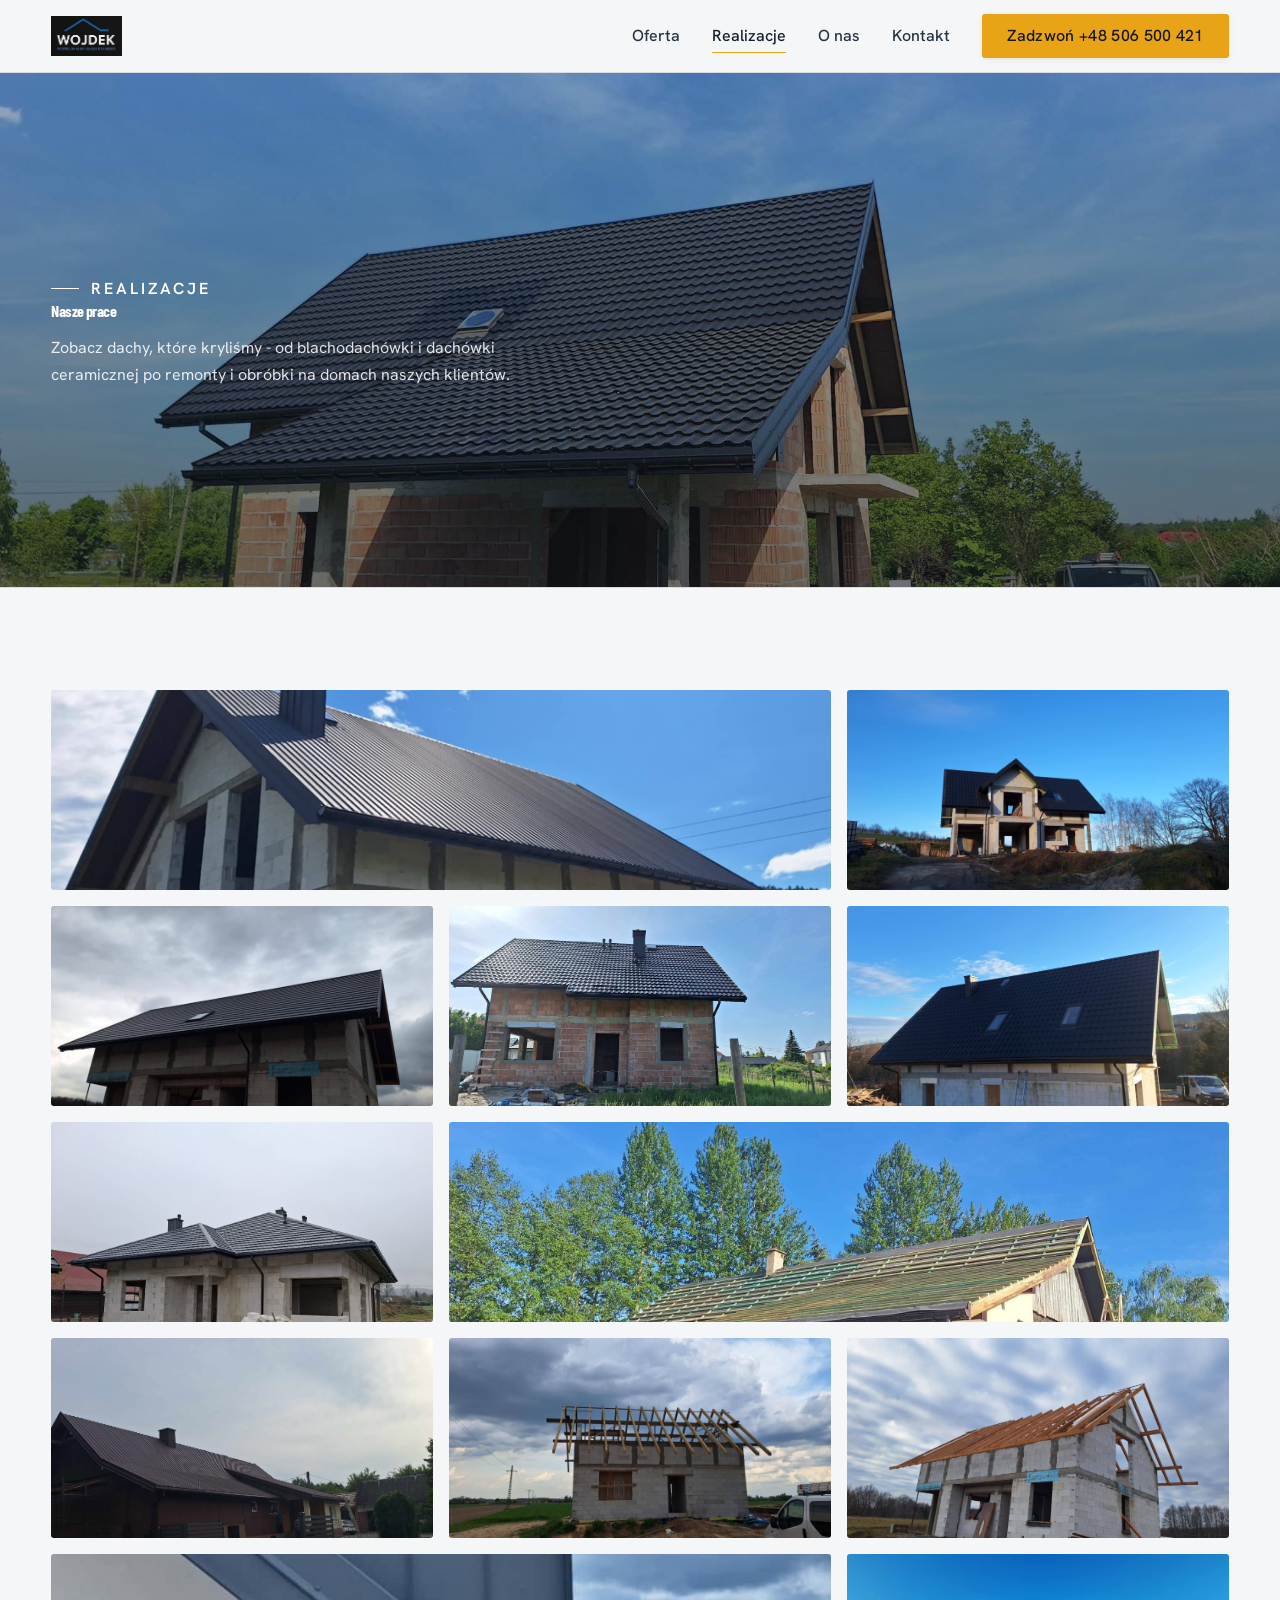
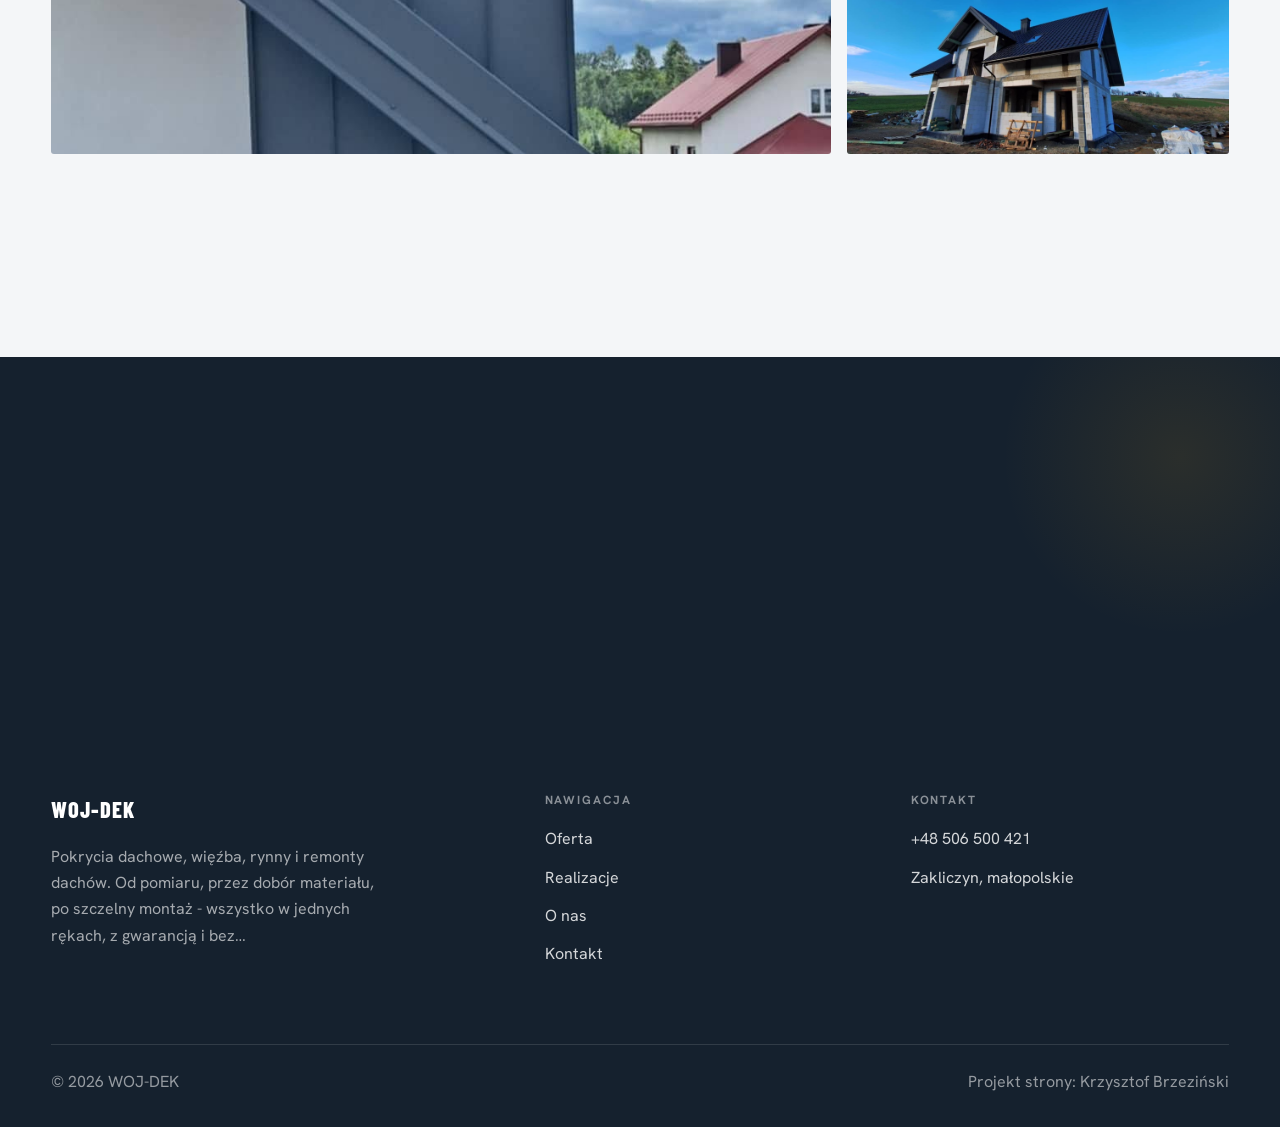
<file: realizacje.html>
<!DOCTYPE html>
<html lang="pl">
<head>
<meta charset="UTF-8">
<meta name="viewport" content="width=device-width, initial-scale=1.0">
<title>Realizacje - WOJ-DEK</title>
<meta name="description" content="Realizacje WOJ-DEK: Dach z blachodachówki, Dachówka ceramiczna, Więźba dachowa, Rynny i obróbki, Remont dachu">
<link rel="preconnect" href="https://fonts.googleapis.com">
<link rel="preconnect" href="https://fonts.gstatic.com" crossorigin>
<link href="https://fonts.googleapis.com/css2?family=Barlow+Condensed:wght@500;600;700&family=Hanken+Grotesk:wght@400;500;600&display=swap" rel="stylesheet">
<link rel="stylesheet" href="assets/styles.css">
</head>
<body>

<header class="nav">
  <div class="wrap nav-inner">
    <a class="brand brand-has-logo" href="index.html"><img class="brand-logo" src="img/logo.png" alt="WOJ-DEK"></a>
    <nav class="nav-links">
      <a href="oferta.html">Oferta</a>
      <a href="realizacje.html" class="active">Realizacje</a>
      <a href="o-nas.html">O nas</a>
      <a href="kontakt.html">Kontakt</a>
      <a href="tel:+48506500421" class="btn btn-accent">Zadzwoń +48 506 500 421</a>
    </nav>
    <button class="nav-toggle" aria-label="Menu"><span></span><span></span><span></span></button>
  </div>
</header>

<section class="pagehead">
  <img src="img/g5.jpg" alt="WOJ-DEK - Nasze prace">
  <div class="wrap">
    <span class="eyebrow">Realizacje</span>
    <h1>Nasze prace</h1>
    <p>Zobacz dachy, które kryliśmy - od blachodachówki i dachówki ceramicznej po remonty i obróbki na domach naszych klientów.</p>
  </div>
</section>
<section>
  <div class="wrap">
    <div class="gallery">
      <div class="tile t-two3 reveal"><img src="img/g1.jpg" alt="Dach z blachodachówki" loading="lazy"><div class="cap">Dach z blachodachówki</div></div>
      <div class="tile t-third reveal"><img src="img/g2.jpg" alt="Dachówka ceramiczna" loading="lazy"><div class="cap">Dachówka ceramiczna</div></div>
      <div class="tile t-third reveal"><img src="img/g3.jpg" alt="Więźba dachowa" loading="lazy"><div class="cap">Więźba dachowa</div></div>
      <div class="tile t-third reveal"><img src="img/g4.jpg" alt="Rynny i obróbki" loading="lazy"><div class="cap">Rynny i obróbki</div></div>
      <div class="tile t-third reveal"><img src="img/g6.jpg" alt="Remont dachu" loading="lazy"><div class="cap">Remont dachu</div></div>
      <div class="tile t-third reveal"><img src="img/g7.jpg" alt="Okno dachowe" loading="lazy"><div class="cap">Okno dachowe</div></div>
      <div class="tile t-two3 reveal"><img src="img/g8.jpg" alt="WOJ-DEK" loading="lazy"></div>
      <div class="tile t-third reveal"><img src="img/g9.jpg" alt="WOJ-DEK" loading="lazy"></div>
      <div class="tile t-third reveal"><img src="img/g10.jpg" alt="WOJ-DEK" loading="lazy"></div>
      <div class="tile t-third reveal"><img src="img/g11.jpg" alt="WOJ-DEK" loading="lazy"></div>
      <div class="tile t-two3 reveal"><img src="img/g12.jpg" alt="WOJ-DEK" loading="lazy"></div>
      <div class="tile t-third reveal"><img src="img/g13.jpg" alt="WOJ-DEK" loading="lazy"></div>
    </div>
    <p class="muted reveal" style="margin-top:var(--space-7);font-size:var(--text-sm);max-width:62ch">Prezentacja poglądowa zakresu prac. Zdjęcia ilustrują charakter realizacji - pełną dokumentację Państwa zlecenia pokażemy po kontakcie.</p>
  </div>
</section>
<section class="cta">
  <div class="wrap">
    <div class="reveal">
      <span class="eyebrow">Współpraca</span>
      <h2>Spodobały się Państwu nasze prace?</h2>
      <p>Opowiedzcie o swoim projekcie - przygotujemy wycenę dopasowaną do potrzeb.</p>
    </div>
    <div class="cta-actions reveal">
      <a href="kontakt.html" class="btn btn-light">Zapytaj o wycenę <span class="arr">→</span></a>
      <a href="tel:+48506500421" class="btn btn-ghost" style="color:#fff;border-color:rgba(255,255,255,.3)">+48 506 500 421</a>
    </div>
  </div>
</section>

<footer>
  <div class="wrap">
    <div class="foot-grid">
      <div class="foot-brand">
        <div class="name">WOJ-DEK</div>
        <p>Pokrycia dachowe, więźba, rynny i remonty dachów. Od pomiaru, przez dobór materiału, po szczelny montaż - wszystko w jednych rękach, z gwarancją i bez…</p>
      </div>
      <div class="foot-col">
        <h4>Nawigacja</h4>
        <a href="oferta.html">Oferta</a>
        <a href="realizacje.html">Realizacje</a>
        <a href="o-nas.html">O nas</a>
        <a href="kontakt.html">Kontakt</a>
      </div>
      <div class="foot-col">
        <h4>Kontakt</h4>
        <a href="tel:+48506500421">+48 506 500 421</a>
        <p>Zakliczyn, małopolskie</p>
      </div>
    </div>
    <div class="foot-bot">
      <span>© 2026 WOJ-DEK</span>
      <span>Projekt strony: Krzysztof Brzeziński</span>
    </div>
  </div>
</footer>
<div class="sticky-call"><a class="sc-call" href="tel:+48506500421"><svg class="ico-tel" width="16" height="16" viewBox="0 0 24 24" fill="none" aria-hidden="true"><path d="M6.6 10.8a15.5 15.5 0 0 0 6.6 6.6l2.2-2.2a1 1 0 0 1 1-.24 11.4 11.4 0 0 0 3.6.58 1 1 0 0 1 1 1V20a1 1 0 0 1-1 1A17 17 0 0 1 3 4a1 1 0 0 1 1-1h3.5a1 1 0 0 1 1 1c0 1.25.2 2.46.58 3.6a1 1 0 0 1-.25 1l-2.23 2.2Z" fill="currentColor"/></svg> Zadzwoń</a><a class="sc-quote" href="kontakt.html">Bezpłatna wycena</a></div>

<script src="assets/main.js"></script>
</body>
</html>
</file>
<file: assets/styles.css>
/* ============================================================
   STOLBASZ — premium, architektoniczny B2B fit-out
   Jasna paleta, zero brązu. System wg premium-web-craft.
   Projekt strony: Krzysztof Brzeziński
   ============================================================ */

:root{
  /* PALETA — jasna, architektoniczna, chłodna */
  --paper:#F4F6F8;          /* główne tło */
  --paper-2:#E7EBEF;        /* sekcje alternatywne (chłodny jasny szary) */
  --paper-3:#E7EBEF;        /* delikatne wypełnienia */
  --ink:#15212E;            /* tekst główny — chłodny grafit */
  --ink-soft:#243443;       /* nagłówki drugorzędne */
  --muted:#6B7785;          /* tekst poboczny */
  --line:rgba(21,33,46,.12);/* hairline */
  --accent:#E8A317;         /* stonowany petrol-slate — jedyny akcent */
  --accent-d:#C9870C;
  --accent-soft:rgba(232,163,23,.10);
  --dark:#15212E;           /* sekcje ciemne (stopka/CTA) */

  /* ODSTĘPY — skala 4/8 */
  --space-1:4px; --space-2:8px; --space-3:12px; --space-4:16px; --space-5:24px;
  --space-6:32px; --space-7:48px; --space-8:64px; --space-9:96px; --space-10:128px;

  /* TYPOGRAFIA — fluid clamp() */
  --text-sm:clamp(.82rem,.8rem+.1vw,.9rem);
  --text-base:clamp(1rem,.97rem+.15vw,1.1rem);
  --text-lg:clamp(1.12rem,1.05rem+.3vw,1.3rem);
  --text-h3:clamp(1.2rem,1.1rem+.5vw,1.5rem);
  --text-h2:clamp(1.9rem,1.5rem+1.9vw,2.8rem);
  --text-h1:clamp(2.6rem,1.9rem+3.6vw,4.6rem);

  /* PROMIENIE — architektoniczne, raczej ostre */
  --r-sm:3px; --r-md:6px; --r-lg:10px;

  /* RUCH */
  --ease:cubic-bezier(.25,.46,.45,.94); --dur:.24s;

  /* CIENIE — miękkie, warstwowe */
  --sh-sm:0 1px 2px rgba(16,24,32,.04), 0 2px 8px rgba(16,24,32,.05);
  --sh-md:0 2px 6px rgba(16,24,32,.05), 0 12px 28px -8px rgba(16,24,32,.12);
  --sh-lg:0 6px 14px rgba(16,24,32,.07), 0 26px 56px -18px rgba(16,24,32,.22);

  --hairline:1px solid var(--line);

  --font-display:'Barlow Condensed','Hanken Grotesk',sans-serif;
  --font-body:'Hanken Grotesk',sans-serif;
}

*{box-sizing:border-box;margin:0;padding:0}
html{scroll-behavior:smooth}
body{
  font-family:var(--font-body);
  font-size:var(--text-base);
  line-height:1.65;
  color:var(--ink);
  background:var(--paper);
  -webkit-font-smoothing:antialiased;
  text-rendering:optimizeLegibility;
}
img{max-width:100%;display:block}
a{color:inherit;text-decoration:none}

.wrap{width:min(92%,1180px);margin-inline:auto}
section{padding-block:clamp(52px,6.5vw,96px)}

h1,h2,h3{font-family:var(--font-display);font-weight:700;line-height:1.08;letter-spacing:-.02em;color:var(--ink)}
h1{font-size:var(--text-h1);letter-spacing:-.035em}
h2{font-size:var(--text-h2);letter-spacing:-.025em}
h3{font-size:var(--text-h3)}
p{max-width:65ch}

.eyebrow{
  font-family:var(--font-body);
  font-size:var(--text-sm);
  font-weight:600;
  letter-spacing:.18em;
  text-transform:uppercase;
  color:var(--accent);
  display:inline-flex;align-items:center;gap:var(--space-3);
}
.eyebrow::before{content:"";width:28px;height:1px;background:var(--accent);display:inline-block}

.muted{color:var(--muted)}
.lead{font-size:var(--text-lg);line-height:1.55;color:var(--ink-soft);max-width:50ch}

/* ---------- BUTTONS ---------- */
.btn{
  display:inline-flex;align-items:center;gap:var(--space-2);
  font-weight:600;font-size:var(--text-sm);letter-spacing:.02em;
  padding:var(--space-4) var(--space-6);
  border-radius:var(--r-sm);
  transition:transform var(--dur) var(--ease),box-shadow var(--dur) var(--ease),background var(--dur) var(--ease);
  cursor:pointer;border:1px solid transparent;
}
.btn-accent{background:var(--accent);color:#fff;box-shadow:var(--sh-sm)}
.btn-accent:hover{background:var(--accent-d);transform:translateY(-2px);box-shadow:var(--sh-md)}
.btn-accent:active{transform:translateY(0);box-shadow:var(--sh-sm)}
.btn-ghost{background:transparent;color:var(--ink);border-color:var(--line)}
.btn-ghost:hover{border-color:var(--accent);color:var(--accent);transform:translateY(-2px)}
.btn-light{background:#fff;color:var(--ink);box-shadow:var(--sh-sm)}
.btn-light:hover{transform:translateY(-2px);box-shadow:var(--sh-md)}
.btn .arr{transition:transform var(--dur) var(--ease)}
.btn:hover .arr{transform:translateX(4px)}

/* ---------- NAV ---------- */
.nav{
  position:sticky;top:0;z-index:50;
  background:color-mix(in srgb,var(--paper) 88%,transparent);
  backdrop-filter:saturate(140%) blur(10px);
  border-bottom:var(--hairline);
}
.nav-inner{display:flex;align-items:center;justify-content:space-between;height:72px}
.brand{display:flex;flex-direction:column;line-height:1}
.brand .name{font-family:var(--font-display);font-weight:800;font-size:1.35rem;letter-spacing:.04em}
.brand .sub{font-size:.62rem;letter-spacing:.34em;text-transform:uppercase;color:var(--muted);margin-top:5px}
.nav-links{display:flex;align-items:center;gap:var(--space-6)}
.nav-links a{font-size:var(--text-sm);font-weight:500;color:var(--ink-soft);position:relative;padding-block:4px;transition:color var(--dur) var(--ease)}
.nav-links a::after{content:"";position:absolute;left:0;bottom:0;width:0;height:1.5px;background:var(--accent);transition:width var(--dur) var(--ease)}
.nav-links a:hover,.nav-links a.active{color:var(--ink)}
.nav-links a:hover::after,.nav-links a.active::after{width:100%}
.nav-links .btn{padding:var(--space-2) var(--space-5)}
/* przyciski w nav: właściwy kolor (przebij .nav-links a) + bez podkreślenia */
.nav-links a.btn-accent{color:#fff}
.nav-links a.btn-ghost,.nav-links a.btn-light{color:var(--ink)}
.nav-links a.btn::after{display:none}
.nav-toggle{display:none;background:none;border:none;cursor:pointer;flex-direction:column;gap:5px;padding:8px}
.nav-toggle span{width:24px;height:2px;background:var(--ink);transition:var(--dur)}

/* ---------- HERO (split) ---------- */
.hero{position:relative;overflow:hidden;border-bottom:var(--hairline)}
.hero-grid{display:grid;grid-template-columns:1.05fr .95fr;gap:clamp(24px,4vw,60px);align-items:center;
  padding-block:clamp(36px,4.5vw,64px)}
.hero-copy .eyebrow{margin-bottom:var(--space-5)}
.hero-copy h1{margin-bottom:var(--space-5)}
.hero-copy .lead{margin-bottom:var(--space-7)}
.hero-actions{display:flex;flex-wrap:wrap;gap:var(--space-4)}
.hero-art{position:relative;aspect-ratio:4/3;border-radius:var(--r-lg);overflow:hidden;box-shadow:var(--sh-lg)}
.hero-art img{width:100%;height:100%;object-fit:cover}
.hero-art::after{content:"";position:absolute;inset:0;background:linear-gradient(180deg,transparent 55%,rgba(18,24,28,.28))}
.hero-badge{position:absolute;left:var(--space-5);bottom:var(--space-5);z-index:2;
  background:rgba(252,252,251,.94);backdrop-filter:blur(4px);
  border-radius:var(--r-md);padding:var(--space-4) var(--space-5);box-shadow:var(--sh-md);max-width:78%}
.hero-badge strong{display:block;font-family:var(--font-display);font-size:1rem;letter-spacing:-.01em}
.hero-badge span{font-size:var(--text-sm);color:var(--muted)}

/* ---------- HERO duży / kinowy (strona główna) ---------- */
.hero-cine{position:relative;min-height:clamp(560px,82vh,840px);min-height:clamp(560px,82svh,840px);display:flex;align-items:center;overflow:hidden;border-bottom:var(--hairline)}
.hero-cine>img{position:absolute;inset:0;width:100%;height:100%;object-fit:cover;z-index:0}
.hero-cine::after{content:"";position:absolute;inset:0;z-index:1;
  background:linear-gradient(95deg,rgba(13,18,23,.86) 0%,rgba(13,18,23,.64) 32%,rgba(13,18,23,.24) 62%,rgba(13,18,23,.04) 100%)}
.hero-cine .wrap{position:relative;z-index:2;padding-block:var(--space-8)}
.hero-cine .hero-copy{max-width:660px}
.hero-cine .eyebrow{color:#fff;margin-bottom:var(--space-5)}
.hero-cine .eyebrow::before{background:#fff}
.hero-cine h1{color:#fff;margin-bottom:var(--space-5);font-size:clamp(2.9rem,2rem+4.4vw,5.2rem)}
.hero-cine .lead{color:rgba(255,255,255,.92);max-width:48ch;margin-bottom:var(--space-7)}
.hero-cine .hero-actions{display:flex;flex-wrap:wrap;gap:var(--space-4)}
@media(max-width:680px){
  .hero-cine{min-height:clamp(520px,76vh,640px);min-height:clamp(520px,76svh,640px);align-items:flex-end}
  .hero-cine::after{background:linear-gradient(0deg,rgba(13,18,23,.9) 6%,rgba(13,18,23,.45) 55%,rgba(13,18,23,.25) 100%)}
  .hero-cine .wrap{padding-bottom:var(--space-9)}
}

/* full-bleed hero variant (podstrony) */
.pagehead{position:relative;min-height:46vh;min-height:46svh;display:flex;align-items:flex-end;overflow:hidden;border-bottom:var(--hairline)}
.pagehead img{position:absolute;inset:0;width:100%;height:100%;object-fit:cover}
.pagehead::after{content:"";position:absolute;inset:0;background:linear-gradient(180deg,rgba(18,24,28,.25),rgba(18,24,28,.62))}
.pagehead .wrap{position:relative;z-index:2;padding-block:var(--space-9);color:#fff}
.pagehead h1{color:#fff;max-width:18ch}
.pagehead .eyebrow{color:#fff}
.pagehead .eyebrow::before{background:#fff}
.pagehead p{color:rgba(255,255,255,.86);margin-top:var(--space-4);max-width:54ch}

/* ---------- STRIP (pasek skrótów / liczby) ---------- */
.strip{background:var(--dark);color:#fff}
.strip .wrap{display:grid;grid-template-columns:repeat(4,1fr);gap:var(--space-6);padding-block:var(--space-8)}
.strip .item .k{font-family:var(--font-display);font-size:clamp(1.6rem,1.2rem+1.4vw,2.4rem);font-weight:800;letter-spacing:-.02em;color:#fff}
.strip .item .v{font-size:var(--text-sm);color:rgba(255,255,255,.66);margin-top:var(--space-2);line-height:1.45}
.strip .item{border-left:2px solid var(--accent);padding-left:var(--space-5)}

/* ---------- SECTION HEAD ---------- */
.head{max-width:48rem;margin-bottom:var(--space-8)}
.head.center{margin-inline:auto;text-align:center}
.head .eyebrow{margin-bottom:var(--space-4)}
.head h2{margin-bottom:var(--space-4)}
.head p{color:var(--muted);font-size:var(--text-lg);line-height:1.55}
.head.center p{margin-inline:auto}

/* ---------- INTRO SPLIT ---------- */
.split{display:grid;grid-template-columns:.92fr 1.08fr;gap:clamp(28px,5vw,80px);align-items:center}
.split.rev{grid-template-columns:1.08fr .92fr}
.split.rev .split-art{order:-1}
.split-art{position:relative;aspect-ratio:5/4;border-radius:var(--r-lg);overflow:hidden;box-shadow:var(--sh-lg)}
.split-art img{width:100%;height:100%;object-fit:cover}
.split-copy h2{margin-bottom:var(--space-5)}
.split-copy p+p{margin-top:var(--space-4)}
.split-copy .btn{margin-top:var(--space-6)}

/* ---------- SERVICES (zakres) ---------- */
.svc-grid{display:grid;grid-template-columns:repeat(auto-fit,minmax(280px,1fr));gap:var(--space-5)}
.svc{background:#fff;border:var(--hairline);border-radius:var(--r-md);padding:var(--space-7) var(--space-6);
  transition:transform var(--dur) var(--ease),box-shadow var(--dur) var(--ease),border-color var(--dur) var(--ease);
  position:relative;overflow:hidden}
.svc::before{content:"";position:absolute;left:0;top:0;width:3px;height:0;background:var(--accent);transition:height var(--dur) var(--ease)}
.svc:hover{transform:translateY(-4px);box-shadow:var(--sh-md);border-color:transparent}
.svc:hover::before{height:100%}
.svc .ic{font-family:var(--font-display);font-size:.8rem;font-weight:700;letter-spacing:.12em;color:var(--accent);margin-bottom:var(--space-4)}
.svc h3{margin-bottom:var(--space-3);font-size:1.22rem}
.svc p{color:var(--muted);font-size:var(--text-base);line-height:1.6}

/* big detailed service rows */
.svc-row{display:grid;grid-template-columns:.8fr 1.2fr;gap:clamp(20px,4vw,60px);align-items:center;padding-block:var(--space-8)}
.svc-row+.svc-row{border-top:var(--hairline)}
.svc-row.rev{grid-template-columns:1.2fr .8fr}
.svc-row.rev .svc-row-art{order:-1}
.svc-row-art{aspect-ratio:4/3;border-radius:var(--r-md);overflow:hidden;box-shadow:var(--sh-md)}
.svc-row-art img{width:100%;height:100%;object-fit:cover}
.svc-row h3{font-size:1.5rem;margin-bottom:var(--space-4)}
.svc-row .num{font-family:var(--font-display);font-size:.85rem;font-weight:700;letter-spacing:.14em;color:var(--accent);display:block;margin-bottom:var(--space-3)}
.svc-row ul{list-style:none;margin-top:var(--space-4);display:flex;flex-direction:column;gap:var(--space-2)}
.svc-row li{position:relative;padding-left:var(--space-5);color:var(--muted);font-size:var(--text-base)}
.svc-row li::before{content:"";position:absolute;left:0;top:.62em;width:8px;height:1px;background:var(--accent)}

/* ---------- GALLERY (realizacje) ---------- */
.gallery{display:grid;grid-template-columns:repeat(12,1fr);gap:var(--space-4);grid-auto-rows:200px}
.tile{position:relative;overflow:hidden;border-radius:var(--r-md);box-shadow:var(--sh-sm);
  transition:transform var(--dur) var(--ease),box-shadow var(--dur) var(--ease)}
.tile img{width:100%;height:100%;object-fit:cover;transition:transform .6s var(--ease)}
.tile:hover{box-shadow:var(--sh-md)}
.tile:hover img{transform:scale(1.05)}
.tile .cap{position:absolute;left:0;right:0;bottom:0;padding:var(--space-5) var(--space-4) var(--space-4);
  background:linear-gradient(transparent,rgba(18,24,28,.78));color:#fff;
  font-size:var(--text-sm);font-weight:600;letter-spacing:.01em;
  opacity:0;transform:translateY(8px);transition:var(--dur) var(--ease)}
.tile:hover .cap{opacity:1;transform:translateY(0)}
.tile .cap small{display:block;font-weight:400;opacity:.78;letter-spacing:.04em;text-transform:uppercase;font-size:.66rem;margin-top:3px}
/* bento spans */
.t-wide{grid-column:span 6}
.t-tall{grid-column:span 6;grid-row:span 2}
.t-std{grid-column:span 6}
.t-third{grid-column:span 4}
.t-two3{grid-column:span 8}

/* ---------- TRUST / WIARYGODNOŚĆ ---------- */
.trust{background:var(--paper-2)}
.trust-grid{display:grid;grid-template-columns:repeat(auto-fit,minmax(240px,1fr));gap:var(--space-5);margin-top:var(--space-7)}
.trust-card{background:#fff;border-radius:var(--r-md);padding:var(--space-7) var(--space-6);box-shadow:var(--sh-sm);border-top:3px solid var(--accent)}
.trust-card .big{font-family:var(--font-display);font-size:clamp(1.8rem,1.3rem+1.6vw,2.6rem);font-weight:800;letter-spacing:-.02em;color:var(--ink);line-height:1}
.trust-card h3{font-size:1.12rem;margin:var(--space-3) 0 var(--space-2)}
.trust-card p{color:var(--muted);font-size:var(--text-base);line-height:1.55}

/* ---------- CTA band ---------- */
.cta{background:var(--dark);color:#fff;position:relative;overflow:hidden}
.cta .wrap{display:grid;grid-template-columns:1.4fr .6fr;gap:var(--space-7);align-items:center;position:relative;z-index:2}
.cta h2{color:#fff;max-width:20ch}
.cta p{color:rgba(255,255,255,.74);margin-top:var(--space-4)}
.cta-actions{display:flex;flex-direction:column;gap:var(--space-3);align-items:flex-start}
.cta::before{content:"";position:absolute;right:-80px;top:-80px;width:360px;height:360px;border-radius:50%;
  background:radial-gradient(circle,var(--accent-soft),transparent 70%)}

/* ---------- CONTACT ---------- */
.contact-grid{display:grid;grid-template-columns:.85fr 1.15fr;gap:clamp(28px,4vw,56px);align-items:start}
.info-list{display:flex;flex-direction:column;gap:var(--space-2)}
.info-row{display:flex;gap:var(--space-4);align-items:flex-start;padding-block:var(--space-4);border-bottom:var(--hairline)}
.info-row .ic{flex:none;width:42px;height:42px;display:grid;place-items:center;border-radius:50%;
  background:var(--accent-soft);color:var(--accent);font-size:1.05rem}
.info-row .lbl{font-size:.72rem;letter-spacing:.14em;text-transform:uppercase;color:var(--muted)}
.info-row .val{font-weight:600;font-size:var(--text-base);margin-top:2px}
.info-row a.val:hover{color:var(--accent)}
.map{border:none;border-radius:var(--r-lg);box-shadow:var(--sh-md);width:100%;height:100%;min-height:380px;filter:grayscale(.2) contrast(1.02)}
.form{background:#fff;border:var(--hairline);border-radius:var(--r-lg);padding:clamp(24px,3vw,40px);box-shadow:var(--sh-sm)}
.form .fld{margin-bottom:var(--space-5)}
.form label{display:block;font-size:var(--text-sm);font-weight:600;margin-bottom:var(--space-2)}
.form input,.form textarea{width:100%;font-family:inherit;font-size:var(--text-base);color:var(--ink);
  padding:var(--space-4);border:var(--hairline);border-radius:var(--r-sm);background:var(--paper);transition:border-color var(--dur)}
.form input:focus,.form textarea:focus{outline:none;border-color:var(--accent);background:#fff}
.form textarea{resize:vertical;min-height:120px}
.form .note{font-size:var(--text-sm);color:var(--muted);margin-top:var(--space-3)}

/* ---------- FOOTER ---------- */
footer{background:var(--dark);color:#fff;padding-block:var(--space-9) var(--space-6)}
.foot-grid{display:grid;grid-template-columns:1.4fr 1fr 1fr;gap:var(--space-7);margin-bottom:var(--space-8)}
.foot-brand .name{font-family:var(--font-display);font-weight:800;font-size:1.4rem;letter-spacing:.04em}
.foot-brand p{color:rgba(255,255,255,.62);margin-top:var(--space-4);font-size:var(--text-base);max-width:38ch}
.foot-col h4{font-size:.74rem;letter-spacing:.16em;text-transform:uppercase;color:rgba(255,255,255,.5);margin-bottom:var(--space-4)}
.foot-col a,.foot-col p{display:block;color:rgba(255,255,255,.82);font-size:var(--text-base);margin-bottom:var(--space-3)}
.foot-col a:hover{color:#fff}
.foot-bot{border-top:1px solid rgba(255,255,255,.12);padding-top:var(--space-5);display:flex;justify-content:space-between;flex-wrap:wrap;gap:var(--space-3);
  font-size:var(--text-sm);color:rgba(255,255,255,.55)}
.foot-bot a:hover{color:#fff}

/* ---------- REVEAL ---------- */
.reveal{opacity:0;transform:translateY(22px);transition:opacity .6s var(--ease),transform .6s var(--ease)}
.reveal.in{opacity:1;transform:none}

/* ---------- RESPONSIVE ---------- */
@media(max-width:920px){
  .hero-grid,.split,.split.rev,.svc-row,.svc-row.rev,.cta .wrap,.contact-grid,.foot-grid{grid-template-columns:1fr}
  .split.rev .split-art,.svc-row.rev .svc-row-art{order:0}
  .hero-art{aspect-ratio:16/10;max-height:420px}
  .strip .wrap{grid-template-columns:repeat(2,1fr);gap:var(--space-7)}
  .gallery{grid-auto-rows:180px}
  .t-wide,.t-tall,.t-std,.t-third,.t-two3{grid-column:span 6}
  .t-tall{grid-row:span 1}
  .cta-actions{flex-direction:row;flex-wrap:wrap}
  .foot-grid{gap:var(--space-6)}
}
@media(max-width:680px){
  .nav-links{position:fixed;inset:72px 0 auto 0;background:var(--paper);flex-direction:column;align-items:stretch;
    gap:0;padding:var(--space-4) 6%;border-bottom:var(--hairline);box-shadow:var(--sh-md);
    transform:translateY(-120%);transition:transform var(--dur) var(--ease)}
  .nav-links.open{transform:translateY(0)}
  .nav-links a{padding-block:var(--space-4);border-bottom:var(--hairline)}
  .nav-links .btn{margin-top:var(--space-3);justify-content:center}
  .nav-toggle{display:flex}
  .strip .wrap{grid-template-columns:1fr}
  .gallery{grid-template-columns:repeat(6,1fr)}
  .foot-grid{grid-template-columns:1fr}
}
@media(prefers-reduced-motion:reduce){
  *{animation-duration:.01ms!important;transition:none!important}
  .reveal{opacity:1!important;transform:none!important}
  html{scroll-behavior:auto}
}

/* ============================================================
   PREMIUM LAYER — destylat deep-researchu branż (anty-AI, spokój).
   Zmienne STOLBASZ (--accent/--ink/--paper/--line/--dark). Ruch ledwo
   zauważalny, krzywa cubic-bezier(.16,.84,.44,1); prefers-reduced-motion
   pokryte blanketem wyżej. Karty hairline zamiast cieni = #1 sygnał „nie-AI".
   ============================================================ */

/* więcej oddechu między sekcjami (liderzy: 110-130px) */
section{padding-block:clamp(64px,8vw,128px)}

/* 1) Aksamitny reveal — dłuższa, miękka krzywa zamiast „skoku" */
.reveal{transition:opacity .9s cubic-bezier(.16,.84,.44,1),transform .9s cubic-bezier(.16,.84,.44,1);will-change:opacity,transform}
/* stagger TYLKO w galerii (tam pozycja = porządek dzieci) */
.gallery .reveal:nth-child(2){transition-delay:.07s}
.gallery .reveal:nth-child(3){transition-delay:.14s}
.gallery .reveal:nth-child(4){transition-delay:.21s}
.gallery .reveal:nth-child(5){transition-delay:.28s}
.gallery .reveal:nth-child(6){transition-delay:.35s}

/* 2) Hero STATYCZNY na .hero-cine — Ken Burns CAŁKIEM WYŁĄCZONY 26.06 (3. zgłoszenie Szymona).
   GENEZA: animowanie scale na <img> hero z teksturami (cegły/framugi) re-samplinguje obraz
   klatka po klatce → na części ekranów drobne drganie/shimmer = „heroshot się trzęsie".
   translateY usunięto wcześniej, scale-only + will-change/GPU NIE wystarczyły do GWARANCJI gładkości.
   Krzysztof zażądał pewności („make sure, że błąd się nie pojawi") > efekt. Zero animacji = 0% drgania.
   Delikatny zoom zostaje TYLKO w pełnoekranowych hero gastro/studio (hg-bg/hs-bg — tło, inny
   mechanizm, chwalone, nigdy nie zgłaszane). NIE wracać do KB na .hero-cine bez realnego testu
   na sprzęcie klienta — to ryzyko regresji „trzęsienia”. */
/* BEZPIECZNY "wow" na hero = jednorazowy FADE-IN (opacity), nie zoom.
   opacity nie dotyka bitmapy → gładkie na KAŻDYM zdjęciu/ekranie/GPU, zero ryzyka migotania.
   Geometryczny ruch (scale/translate) na .hero-cine jest ZAKAZANY (bramka pilnuje). */
@keyframes heroFade{from{opacity:0}to{opacity:1}}
.hero-cine>img{transform:none;animation:heroFade 1.1s ease-out both}

/* 3) Akcentowy hairline pod nagłówkiem sekcji, który „rysuje się" przy wejściu */
.head h2{position:relative;padding-bottom:18px}
.head h2::after{content:"";position:absolute;left:0;bottom:0;height:1px;width:0;background:var(--accent);transition:width 1s cubic-bezier(.16,.84,.44,1) .15s}
.head.center h2::after{left:50%;transform:translateX(-50%)}
.head.reveal.in h2::after,.head.center.reveal.in h2::after{width:54px}

/* 4) Karty HAIRLINE zamiast cieni/zaokrągleń (najmocniejszy anty-AI detal) */
.svc{background:transparent;border:1px solid var(--line);border-radius:var(--r-sm);box-shadow:none}
.svc:hover{box-shadow:none;border-color:var(--accent);transform:translateY(-3px)}
.trust-card{background:transparent;box-shadow:none;border:1px solid var(--line);border-top:2px solid var(--accent);border-radius:var(--r-sm)}
.tile{box-shadow:none;border-radius:var(--r-sm)}
.tile:hover{box-shadow:none}

/* 5) Sticky-nav kondensuje się po przewinięciu (sygnał dopracowania) */
.nav{transition:box-shadow .4s ease,background .4s ease}
.nav.is-stuck{box-shadow:0 1px 0 var(--line),0 14px 30px -24px rgba(0,0,0,.45)}
.nav-inner{transition:height .35s var(--ease)}
.nav.is-stuck .nav-inner{height:60px}

/* 6) MANIFESTO — pełnoekranowy cytat-bohater (zastępuje generyczne „Dlaczego my") */
.manifesto{background:var(--paper-2);text-align:center}
.manifesto .wrap{max-width:60rem}
.manifesto p{font-family:var(--font-display);font-style:italic;font-size:clamp(1.6rem,1rem+2.4vw,2.8rem);line-height:1.32;color:var(--ink-soft);margin-inline:auto;max-width:26ch;position:relative;padding-top:var(--space-8)}
.manifesto p::before{content:"";position:absolute;top:0;left:50%;transform:translateX(-50%);width:54px;height:1px;background:var(--accent)}
.manifesto p span{color:var(--accent);font-style:italic}

/* 7) GATEWAYS — 3 duże bramy-zdjęcia (zamiast paska menu usług) */
.gateways{display:grid;grid-template-columns:repeat(3,1fr);gap:var(--space-4)}
.gateway{position:relative;aspect-ratio:3/4;overflow:hidden;border-radius:var(--r-sm);display:block}
.gateway img{width:100%;height:100%;object-fit:cover;transition:transform .8s var(--ease),filter .5s var(--ease)}
.gateway::after{content:"";position:absolute;inset:0;background:linear-gradient(180deg,transparent 38%,rgba(18,24,28,.74))}
.gateway:hover img{transform:scale(1.05);filter:brightness(1.05)}
.gateway .g-ttl{position:absolute;left:0;right:0;bottom:0;z-index:2;padding:var(--space-6) var(--space-5);color:#fff;font-family:var(--font-display);font-size:1.45rem;letter-spacing:-.01em;line-height:1.15}
.gateway .g-ttl small{display:block;font-family:var(--font-body);font-size:var(--text-sm);font-weight:400;opacity:.82;letter-spacing:.03em;margin-top:5px}
@media(max-width:760px){.gateways{grid-template-columns:1fr}.gateway{aspect-ratio:16/10}}

/* 8) LOGO klienta w nagłówku (gdy podane --logo) */
.brand-logo{height:40px;width:auto;max-width:220px;object-fit:contain;display:block}
.nav.is-stuck .brand-logo{height:34px}
@media(max-width:680px){.brand-logo{height:32px}}

/* === rodzina: fachowcy === */
/* ============================================================
   RODZINA: FACHOWCY (hydraulik/elektryk/remont/brukarstwo/ogrodzenia)
   Doklejane NA WIERZCH base.css. Dziedziczy paletę/fonty skórki (trade/elektryk).
   Filozofia: telefon-bohater + zaufanie + „bezpłatna wycena". Spokój, nie krzyk.
   (count-up i podwójny iframe mapy świadomie pominięte - krytyka blueprintu.)
   ============================================================ */

/* --- PROCES - oś „jak pracujemy" (podpis rodziny, czego nie ma w meblach) --- */
.proces{background:var(--paper-2)}
.proces-line{list-style:none;display:grid;grid-template-columns:repeat(4,1fr);gap:var(--space-5);position:relative;margin:0;padding:0}
.proces-line li{position:relative;padding-top:var(--space-7)}
.proces-line li::before{content:"";position:absolute;top:14px;left:0;right:0;height:1px;background:var(--line)}
.proces-line li:last-child::before{right:50%}
.proces-line li:first-child::before{left:50%}
.proces-line li::after{content:"";position:absolute;top:9px;left:calc(50% - 6px);width:11px;height:11px;border-radius:50%;background:var(--accent);box-shadow:0 0 0 4px var(--paper-2)}
.proces-line .pno{font-family:var(--font-display);font-weight:800;font-size:1.5rem;color:var(--accent);letter-spacing:-.02em;display:block;margin-bottom:var(--space-3);text-align:center}
.proces-line h3{font-size:1.1rem;margin-bottom:var(--space-2);text-align:center}
.proces-line p{color:var(--muted);font-size:var(--text-sm);line-height:1.5;text-align:center;max-width:26ch;margin-inline:auto}
@media(max-width:820px){
  .proces-line{grid-template-columns:1fr;gap:0}
  .proces-line li{padding:var(--space-5) 0 var(--space-5) var(--space-7)}
  .proces-line li::before{left:5px;right:auto;top:0;bottom:0;width:1px;height:auto}
  .proces-line li:first-child::before,.proces-line li:last-child::before{left:5px;right:auto}
  .proces-line li::after{top:var(--space-6);left:0}
  .proces-line .pno,.proces-line h3,.proces-line p{text-align:left;margin-inline:0}
}

/* --- OBSZAR DZIAŁANIA - lokalność (chipy z REALNEGO miasta, bez drugiego iframe) --- */
.obszar .head{text-align:center;margin-inline:auto}
.obszar .head .eyebrow{justify-content:center}
.obszar-list{list-style:none;display:flex;flex-wrap:wrap;justify-content:center;gap:var(--space-3);margin:0;padding:0;max-width:60rem;margin-inline:auto}
.obszar-list li{border:1px solid var(--line);border-radius:999px;padding:var(--space-2) var(--space-5);
  font-size:var(--text-sm);font-weight:600;color:var(--ink-soft);transition:border-color .24s var(--ease),color .24s var(--ease)}
.obszar-list li:hover{border-color:var(--accent);color:var(--accent)}
.obszar-list li.is-home{background:var(--accent);border-color:var(--accent);color:#fff}

/* --- STICKY-CALL - dolny pasek mobile (najważniejszy konwerter tej rodziny) --- */
.sticky-call{display:none}
@media(max-width:820px){
  .sticky-call{display:grid;grid-template-columns:1fr 1fr;gap:1px;position:fixed;left:0;right:0;bottom:0;z-index:90;
    background:var(--line);box-shadow:0 -6px 20px -10px rgba(0,0,0,.4)}
  .sticky-call a{padding:15px 8px;text-align:center;font-weight:700;font-size:.95rem;letter-spacing:.01em}
  .sc-call{background:var(--accent);color:#fff}
  .sc-quote{background:var(--paper);color:var(--ink)}
  body{padding-bottom:56px}
}

/* --- Telefon w nagłówku trochę mocniejszy (CTA „Zadzwoń”) --- */
.nav-links a.btn-accent .nav-tel{font-variant-numeric:tabular-nums}

/* --- Blok „Awaria? Dzwoń” (opcjonalny, hydraulik/elektryk) --- */
.awaria{background:var(--dark);color:#fff}
.awaria .wrap{display:flex;flex-wrap:wrap;align-items:center;justify-content:space-between;gap:var(--space-5);padding-block:var(--space-7)}
.awaria h3{color:#fff;font-size:clamp(1.3rem,1rem+1.2vw,1.8rem)}
.awaria p{color:rgba(255,255,255,.72);margin-top:var(--space-2)}
.awaria .btn-accent{white-space:nowrap}

/* === CERTYFIKATY / CZYM PRACUJEMY (gated: renderuje sie tylko gdy brief poda certy/marki/gwarancja) - mocny lever dla dekarzy === */
.auto-marki .marki-list{display:flex;flex-wrap:wrap;justify-content:center;gap:clamp(.8rem,2.5vw,1.6rem);list-style:none;margin:var(--space-7) 0 0;padding:0}
.auto-marki .marki-list li{font-family:var(--font-display);text-transform:uppercase;letter-spacing:.12em;font-weight:600;
  font-size:clamp(.82rem,1.5vw,1rem);color:var(--ink-soft);padding:.5rem 1rem;border:1px solid var(--line);border-radius:var(--r-sm)}
.marki-gwar{text-align:center;color:var(--muted);font-size:var(--text-sm);margin-top:var(--space-6)}

/* ============================================================
   FAZA 3 - OSOBNY UKŁAD FACHOWCY (research wf_e4ed63db + krytyka z policzonym WCAG). Doklejane na wierzch.
   Tożsamość: ZAUFANIE + DUŻY TELEFON + DOWÓD. Dwublok hero (zdjęcie | lity panel), bezpośrednio, solidnie.
   ============================================================ */

/* --- P0 KONTRAST: bursztyn jako TEKST na jasnym = 2.0 FAIL (policzone). Naprawy (bursztyn->ciemny tekst / ink). --- */
.btn-accent{color:#14171c}                                  /* bursztyn + ciemny tekst = 8.28 PASS */
.nav-links a.btn-accent{color:#14171c}                      /* przebija base .nav-links a.btn-accent{color:#fff} (ten sam poziom, później w kaskadzie) */
.sticky-call .sc-call{color:#14171c}                        /* sticky bursztyn + ciemny tekst */
.obszar-list li.is-home{background:var(--ink);border-color:var(--ink);color:#fff}  /* było bursztyn+biel 2.17 -> ink+biel 16.29 */
.proces-line .pno{color:var(--ink-soft)}                    /* numery procesu: było bursztyn 2.0 -> ink-soft (czytelne); kropka osi zostaje bursztyn (grafika) */

/* --- NAV: LITY od góry (nie przezroczysty, nie zwijany - telefon ZAWSZE widoczny). is-stuck = cień (base.js). --- */
.nav{background:color-mix(in srgb,var(--paper) 97%,transparent);backdrop-filter:saturate(130%) blur(8px);border-bottom:var(--hairline)}
.nav.is-stuck{box-shadow:0 10px 30px -24px rgba(0,0,0,.35)}
.nav .nav-links a.btn-accent{white-space:nowrap;font-variant-numeric:tabular-nums}
.ico-tel{vertical-align:-2px;margin-right:.3em}
@media(min-width:681px) and (max-width:1024px){          /* anty-overflow navu na tabletach (CTA-telefon jest długi) */
  .nav .nav-links{gap:var(--space-4)}
  .nav .nav-links a.btn-accent{padding:var(--space-2) var(--space-4)}
}

/* === HERO FACHOWCY: dwublok (zdjęcie | lity panel ink). Zdjęcie = PIERWSZE dziecko (blur-guard + mobilny stack). STATYCZNE. === */
.hero-fach{display:grid;grid-template-columns:1fr minmax(0,46%);min-height:clamp(540px,76vh,740px);min-height:clamp(540px,76svh,740px)}
.hf-photo{width:100%;height:100%;object-fit:cover;display:block;background:var(--paper-2)}  /* img = PIERWSZE dziecko sekcji (blur-guard); EAGER, bez animacji (zero janku) */
.hf-panel{order:-1;background:var(--ink);color:#fff;display:flex;flex-direction:column;justify-content:center;
  padding:clamp(2.2rem,5vw,4.5rem) clamp(1.6rem,4vw,3.6rem)}
.hf-kicker{font-family:var(--font-display);font-weight:700;text-transform:uppercase;letter-spacing:.14em;
  font-size:clamp(.74rem,1.4vw,.9rem);color:var(--accent)}
.hf-title{color:#fff;font-family:var(--font-display);font-weight:800;line-height:1.05;letter-spacing:-.01em;
  font-size:clamp(1.9rem,1.4rem+2vw,3rem);margin:var(--space-3) 0 var(--space-5)}
.hf-phone{display:inline-flex;flex-direction:column;gap:.15rem;margin-bottom:var(--space-5);width:fit-content}
.hf-phone-lab{font-size:.74rem;text-transform:uppercase;letter-spacing:.14em;color:rgba(255,255,255,.66)}
.hf-phone-num{font-family:var(--font-display);font-weight:800;color:#fff;font-variant-numeric:tabular-nums;white-space:nowrap;
  font-size:clamp(2rem,1.4rem+2.2vw,2.9rem);line-height:1;display:inline-flex;align-items:center}
.hf-phone-num .ico-tel{width:.7em;height:.7em;color:var(--accent);margin-right:.35em}   /* ikona bursztyn, cyfry białe */
.hf-phone:hover .hf-phone-num{color:var(--accent)}
.hf-actions{display:flex;flex-wrap:wrap;gap:var(--space-3)}
.hf-ghost{color:#fff;border-color:rgba(255,255,255,.45)}
.hf-trust{margin-top:var(--space-5);padding-top:var(--space-4);border-top:1px solid rgba(255,255,255,.16);
  color:rgba(255,255,255,.82);font-weight:600;font-size:var(--text-sm);letter-spacing:.01em}
@media(max-width:820px){
  .hero-fach{grid-template-columns:1fr;min-height:0}
  .hf-photo{aspect-ratio:16/10}
  .hf-panel{order:0;padding-block:clamp(2rem,7vw,3rem)}     /* DOM-order: zdjęcie na górze, panel pod */
}

/* === PROMISE BAR: zawsze-obecna sygnatura usługowa (anty recon-collapse) === */
.fach-promise{background:var(--paper-2);border-bottom:var(--hairline);padding-block:0}
.fach-promise .wrap{padding-block:var(--space-4)}
.fp-row{list-style:none;margin:0;padding:0;display:flex;flex-wrap:wrap;justify-content:center;align-items:center;gap:clamp(.6rem,2.4vw,2rem)}
.fp-row li{font-family:var(--font-display);font-weight:700;text-transform:uppercase;letter-spacing:.08em;
  font-size:clamp(.72rem,1.3vw,.85rem);color:var(--ink-soft);display:flex;align-items:center}
.fp-row li:not(:last-child)::after{content:"";width:6px;height:6px;border-radius:50%;background:var(--accent);margin-left:clamp(.6rem,2.4vw,2rem)}

/* === TRUST BAR (gated): jasne pasmo, cyfry INK (NIE bursztyn=2.0 FAIL), bursztyn jako kreska pod liczbą === */
.trust-bar{background:var(--paper);border-bottom:var(--hairline)}
.trust-bar .wrap{display:flex;flex-wrap:wrap;align-items:center;justify-content:center;gap:clamp(1rem,3vw,2.6rem);padding-block:var(--space-7)}
.tb-stats{display:flex;flex-wrap:wrap;gap:clamp(1rem,3vw,2.6rem)}
.tb-stat{display:flex;flex-direction:column;align-items:center;text-align:center;padding-bottom:var(--space-2);border-bottom:3px solid var(--accent)}
.tb-num{font-family:var(--font-display);font-weight:800;font-size:clamp(2rem,3vw,2.8rem);line-height:1;color:var(--ink);font-variant-numeric:tabular-nums}
.tb-lab{font-size:.74rem;text-transform:uppercase;letter-spacing:.08em;color:var(--muted);margin-top:.3rem}
.tb-google{font-weight:700;color:var(--ink);font-size:var(--text-base);background:var(--paper-2);border:var(--hairline);border-radius:999px;padding:.5rem 1.1rem;font-variant-numeric:tabular-nums}
.tb-seal{font-family:var(--font-display);font-weight:700;text-transform:uppercase;letter-spacing:.06em;font-size:.85rem;
  color:var(--ink);border:1px solid var(--accent);border-radius:var(--r-sm);padding:.5rem 1rem}

/* === LISTA USŁUG (zamiast bram-nastrojowych): konkret "co + zakres + wycena" === */
.fach-uslugi .fu-list{list-style:none;margin:var(--space-8) 0 0;padding:0;display:flex;flex-direction:column}
.fu-row{display:grid;grid-template-columns:minmax(11rem,1fr) 2fr auto;gap:clamp(1rem,3vw,2.5rem);align-items:center;
  padding-block:var(--space-5);border-top:1px solid var(--line)}
.fu-row:last-child{border-bottom:1px solid var(--line)}
.fu-name{font-family:var(--font-display);font-weight:700;font-size:1.15rem;color:var(--ink)}
.fu-desc{color:var(--muted);font-size:var(--text-sm);line-height:1.55}
.fu-cta{font-weight:700;font-size:var(--text-sm);color:var(--accent-d);white-space:nowrap}
.fu-cta:hover{color:var(--ink)}
@media(max-width:760px){.fu-row{grid-template-columns:1fr;gap:var(--space-2)}.fu-cta{justify-self:start}}

/* === OPINIE (gated): realne cytaty z reconu === */
.opinie-grid{display:grid;grid-template-columns:repeat(auto-fit,minmax(16rem,1fr));gap:var(--space-6);margin-top:var(--space-8)}
.op-card{margin:0;background:var(--paper);border:1px solid var(--line);border-radius:var(--r-md);padding:var(--space-6);display:flex;flex-direction:column;gap:var(--space-3)}
.op-star{color:var(--accent-d);letter-spacing:.1em;font-size:.95rem}
.op-card blockquote{margin:0;color:var(--ink-soft);font-size:var(--text-base);line-height:1.6}
.op-autor{font-family:var(--font-display);font-weight:700;color:var(--ink);font-size:.95rem}

/* === SUWAK PRZED/PO (kopia z auto.css - CSS nie dziedziczy się między rodzinami; krytyka 5b) === */
.auto-ba .ba-slider{position:relative;--ba-pos:50%;max-width:62rem;margin:var(--space-8) auto 0;aspect-ratio:16/9;
  overflow:hidden;border-radius:var(--r-sm);border:1px solid var(--line);touch-action:none;user-select:none;cursor:ew-resize}
.ba-slider img{position:absolute;inset:0;width:100%;height:100%;object-fit:cover;display:block}
.ba-before-wrap{position:absolute;inset:0;clip-path:inset(0 calc(100% - var(--ba-pos)) 0 0)}
.ba-lab{position:absolute;top:var(--space-4);z-index:3;font-family:var(--font-display);text-transform:uppercase;
  letter-spacing:.1em;font-size:.7rem;color:#fff;background:rgba(10,12,15,.6);padding:.3rem .6rem;border-radius:2px}
.ba-lab-l{left:var(--space-4)}
.ba-lab-r{right:var(--space-4)}
.ba-handle{position:absolute;top:0;bottom:0;left:var(--ba-pos);width:2px;background:var(--accent);transform:translateX(-1px);z-index:4;pointer-events:none}
.ba-handle span{position:absolute;top:50%;left:50%;transform:translate(-50%,-50%);width:38px;height:38px;border-radius:50%;
  background:var(--accent);box-shadow:0 2px 12px rgba(0,0,0,.4);display:flex;align-items:center;justify-content:center}
.ba-handle span::before,.ba-handle span::after{content:"";position:absolute;width:0;height:0;border-block:5px solid transparent}
.ba-handle span::before{left:9px;border-right:6px solid #14171c}
.ba-handle span::after{right:9px;border-left:6px solid #14171c}
.ba-podpis{text-align:center;color:var(--muted);font-size:var(--text-sm);margin-top:var(--space-5)}
</file>
